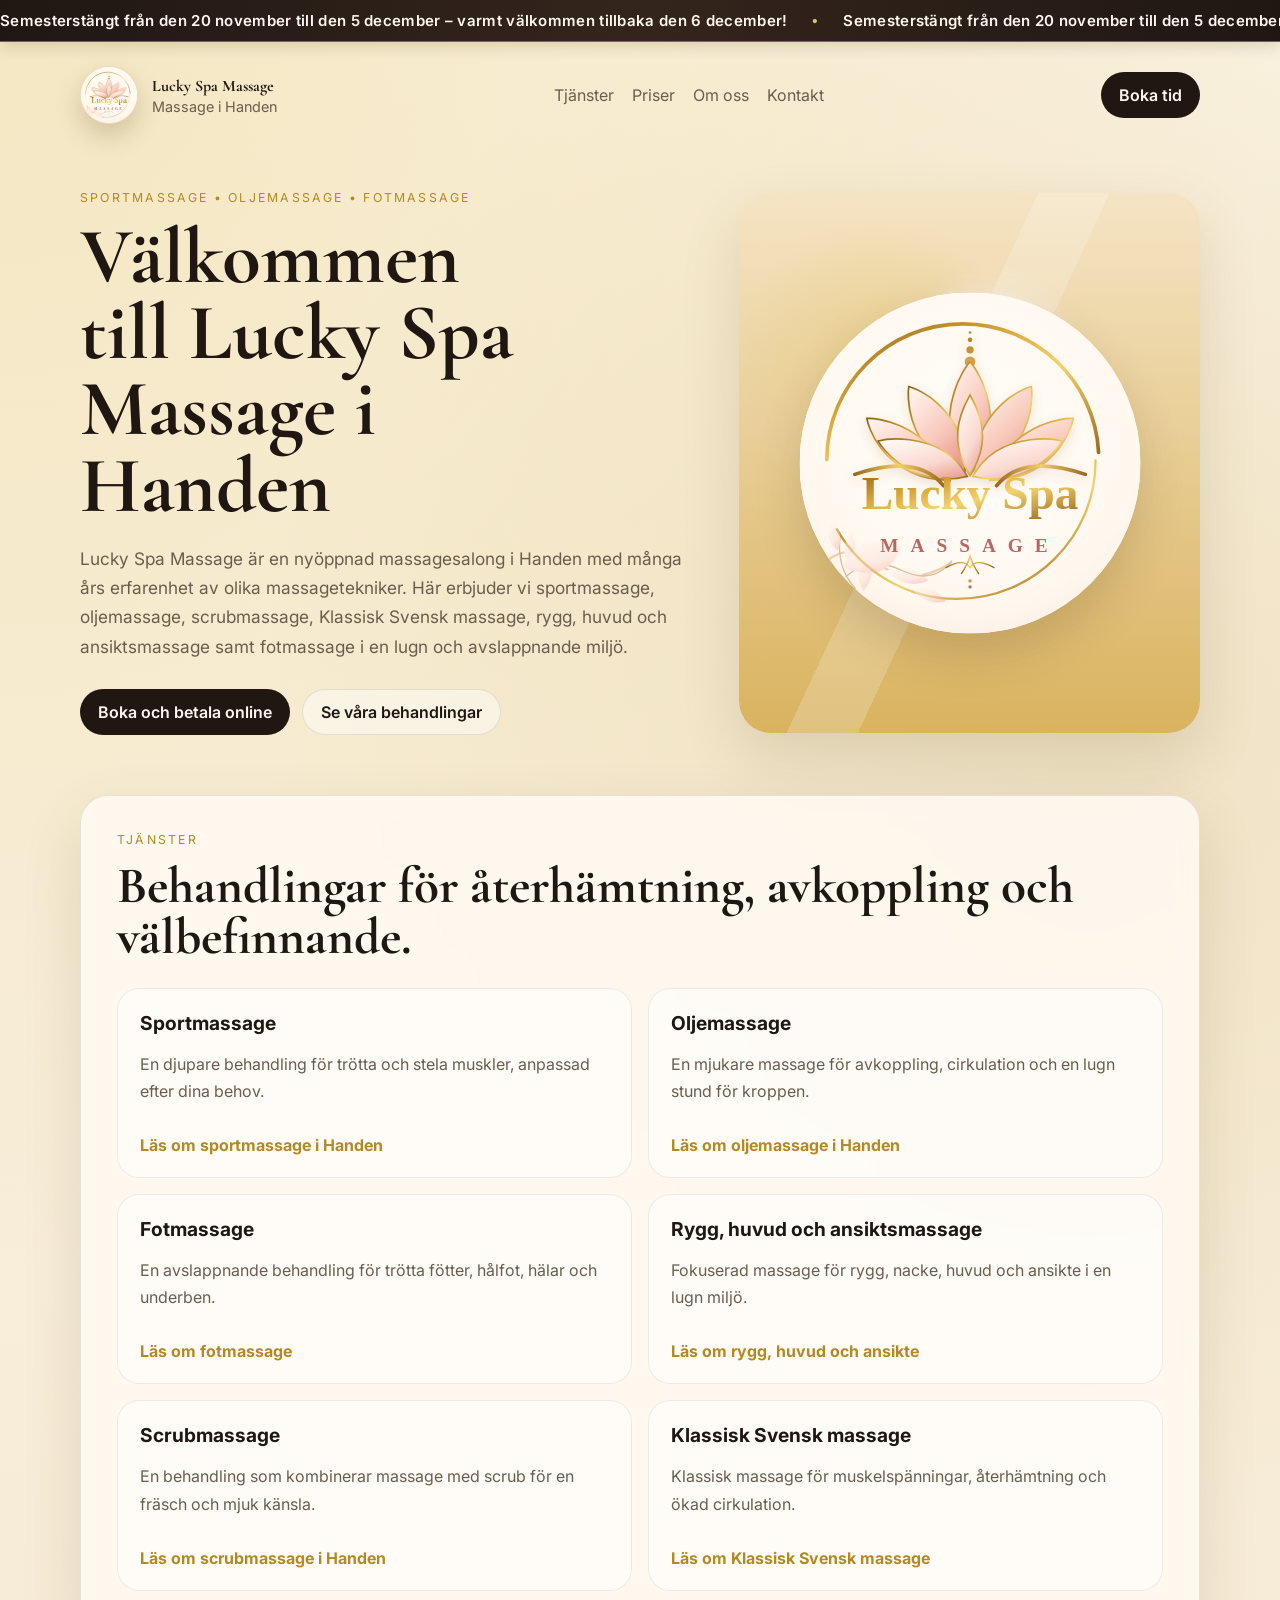
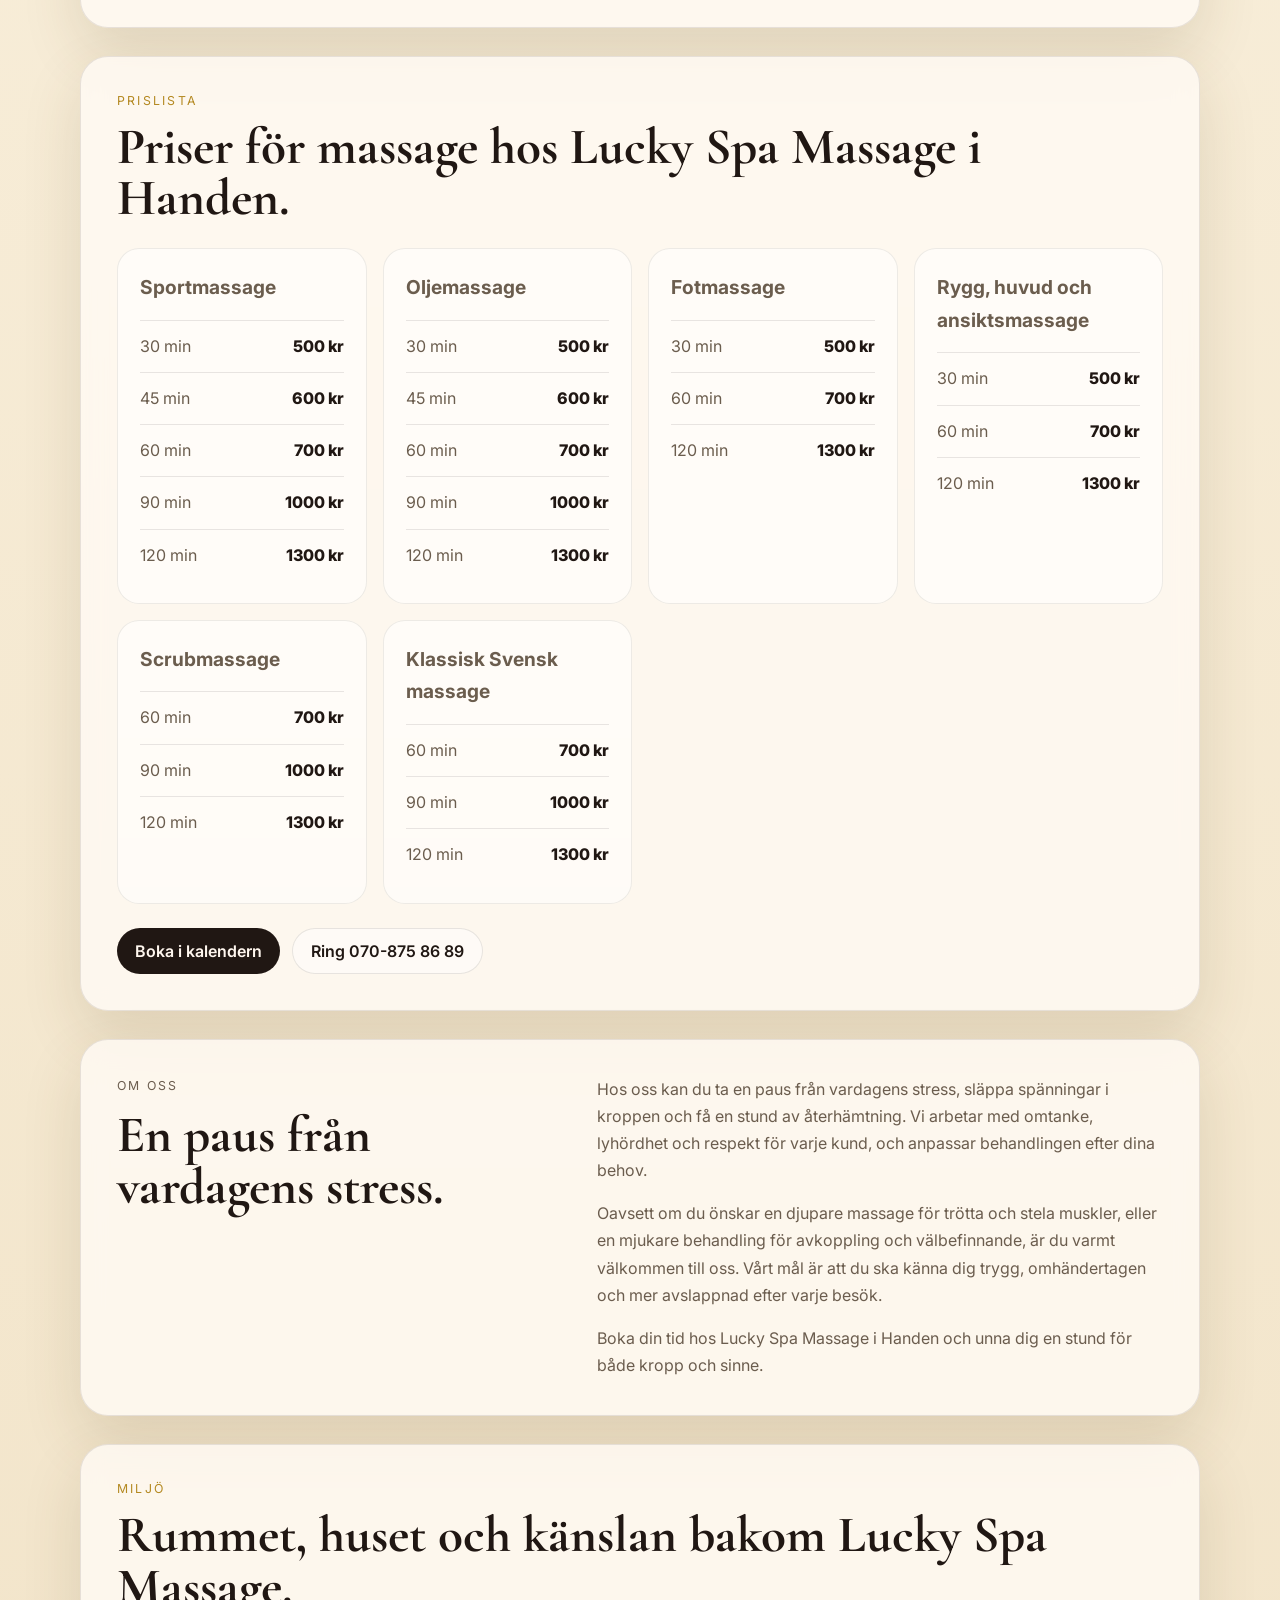
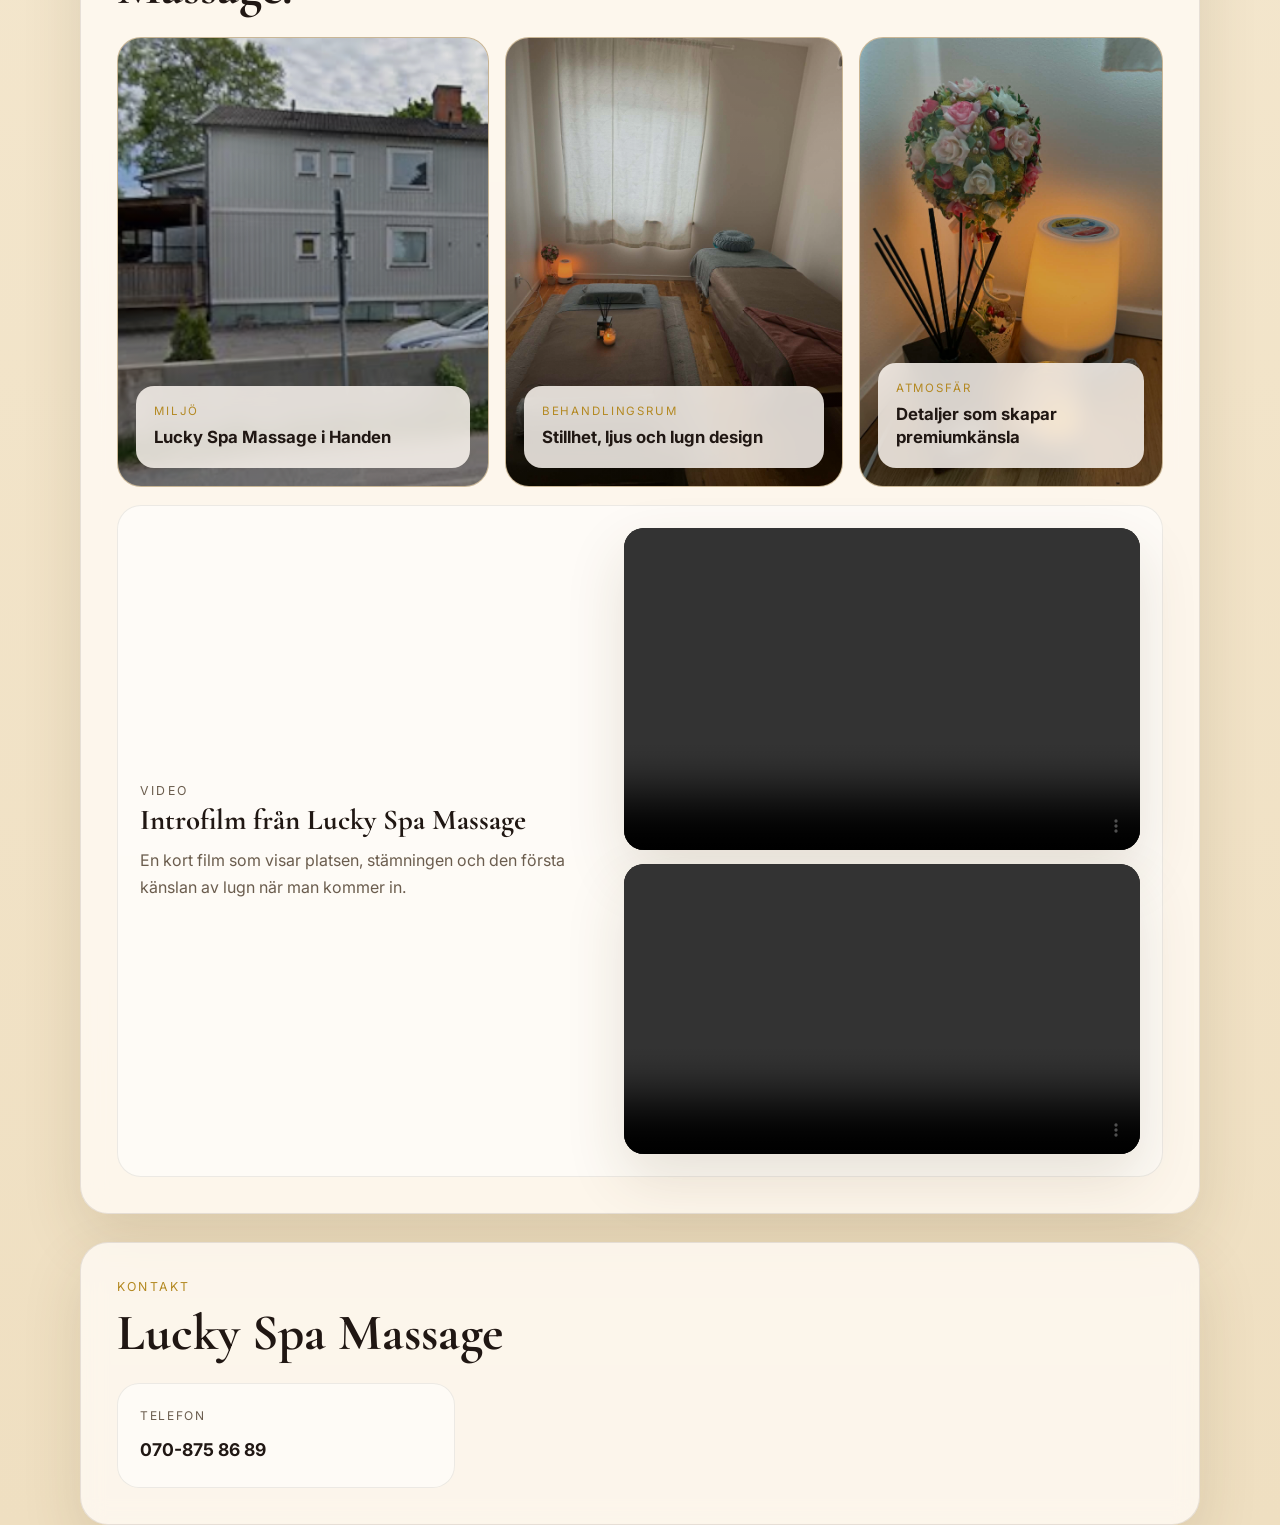
<file: index.html>
﻿<!doctype html>
<html lang="sv">
  <head>
    <meta charset="utf-8" />
    <meta name="viewport" content="width=device-width, initial-scale=1" />
    <title>Lucky Spa Massage i Handen | Sportmassage, oljemassage och fotmassage</title>
    <meta name="description" content="Boka massage i Handen hos Lucky Spa Massage. Sportmassage, oljemassage, fotmassage, scrubmassage samt rygg, huvud och ansiktsmassage i lugn miljö nära Handen centrum." />
    <link rel="canonical" href="https://luckyspamassage.online/" />
    <link rel="preconnect" href="https://fonts.googleapis.com" />
    <link rel="preconnect" href="https://fonts.gstatic.com" crossorigin />
    <link href="https://fonts.googleapis.com/css2?family=Cormorant+Garamond:wght@500;600;700&family=Inter:wght@400;500;600;700&display=swap" rel="stylesheet" />
    <link rel="stylesheet" href="styles.css" />
    <script defer src="script.js"></script>
  </head>
  <body>
    <header class="site-header">
      <div class="brand">
        <a class="brand-mark" href="#top" aria-label="Lucky Spa Massage">
          <img src="assets/logo.svg" alt="Lucky Spa Massage logotyp - massage i Handen" />
        </a>
        <div>
          <strong>Lucky Spa Massage</strong>
          <p>Massage i Handen</p>
        </div>
      </div>
      <nav class="top-nav" aria-label="Huvudmeny">
        <a href="#tjanster">Tjänster</a>
        <a href="#prislista">Priser</a>
        <a href="#om-oss">Om oss</a>
        <a href="#kontakt">Kontakt</a>
      </nav>
      <a class="header-cta" href="https://www.bokadirekt.se/places/lucky-spa-massage-136158">Boka tid</a>
    </header>

    <main>
      <section class="hero" id="top">
        <div class="hero-copy">
          <p class="eyebrow">Sportmassage • Oljemassage • Fotmassage</p>
          <h1>Välkommen till Lucky Spa Massage i Handen</h1>
          <p class="lead">
            Lucky Spa Massage är en nyöppnad massagesalong i Handen med många års erfarenhet av olika massagetekniker. Här erbjuder vi sportmassage, oljemassage, scrubmassage, Klassisk Svensk massage, rygg, huvud och ansiktsmassage samt fotmassage i en lugn och avslappnande miljö.
          </p>
          <div class="hero-actions">
            <a class="primary-btn" href="https://www.bokadirekt.se/places/lucky-spa-massage-136158">Boka och betala online</a>
            <a class="secondary-btn" href="#tjanster">Se våra behandlingar</a>
          </div>
        </div>
        <div class="hero-visual" aria-hidden="true">
          <div class="hero-logo-wrap">
            <img class="hero-logo" src="assets/logo.svg" alt="Lucky Spa Massage logotyp med lotusblomma" />
          </div>
        </div>
      </section>

      <section class="band" id="tjanster">
        <div class="section-head">
          <p class="eyebrow">Tjänster</p>
          <h2>Behandlingar för återhämtning, avkoppling och välbefinnande.</h2>
        </div>
        <div class="service-grid">
          <article>
            <h3>Sportmassage</h3>
            <p>En djupare behandling för trötta och stela muskler, anpassad efter dina behov.</p>
            <a class="text-link" href="sportmassage.html">Läs om sportmassage i Handen</a>
          </article>
          <article>
            <h3>Oljemassage</h3>
            <p>En mjukare massage för avkoppling, cirkulation och en lugn stund för kroppen.</p>
            <a class="text-link" href="oljemassage.html">Läs om oljemassage i Handen</a>
          </article>
          <article>
            <h3>Fotmassage</h3>
            <p>En avslappnande behandling för trötta fötter, hålfot, hälar och underben.</p>
            <a class="text-link" href="fotmassage.html">Läs om fotmassage</a>
          </article>
          <article>
            <h3>Rygg, huvud och ansiktsmassage</h3>
            <p>Fokuserad massage för rygg, nacke, huvud och ansikte i en lugn miljö.</p>
            <a class="text-link" href="rygg-ansiktsmassage.html">Läs om rygg, huvud och ansikte</a>
          </article>
          <article>
            <h3>Scrubmassage</h3>
            <p>En behandling som kombinerar massage med scrub för en fräsch och mjuk känsla.</p>
            <a class="text-link" href="scrubmassage.html">Läs om scrubmassage i Handen</a>
          </article>
          <article>
            <h3>Klassisk Svensk massage</h3>
            <p>Klassisk massage för muskelspänningar, återhämtning och ökad cirkulation.</p>
            <a class="text-link" href="klassisk-svensk-massage.html">Läs om Klassisk Svensk massage</a>
          </article>
        </div>
      </section>

      <section class="band" id="prislista">
        <div class="section-head">
          <p class="eyebrow">Prislista</p>
          <h2>Priser för massage hos Lucky Spa Massage i Handen.</h2>
        </div>
        <div class="price-grid">
          <article class="price-table">
            <h3>Sportmassage</h3>
            <dl>
              <div><dt>30 min</dt><dd>500 kr</dd></div>
              <div><dt>45 min</dt><dd>600 kr</dd></div>
              <div><dt>60 min</dt><dd>700 kr</dd></div>
              <div><dt>90 min</dt><dd>1000 kr</dd></div>
              <div><dt>120 min</dt><dd>1300 kr</dd></div>
            </dl>
          </article>
          <article class="price-table">
            <h3>Oljemassage</h3>
            <dl>
              <div><dt>30 min</dt><dd>500 kr</dd></div>
              <div><dt>45 min</dt><dd>600 kr</dd></div>
              <div><dt>60 min</dt><dd>700 kr</dd></div>
              <div><dt>90 min</dt><dd>1000 kr</dd></div>
              <div><dt>120 min</dt><dd>1300 kr</dd></div>
            </dl>
          </article>
          <article class="price-table">
            <h3>Fotmassage</h3>
            <dl>
              <div><dt>30 min</dt><dd>500 kr</dd></div>
              <div><dt>60 min</dt><dd>700 kr</dd></div>
              <div><dt>120 min</dt><dd>1300 kr</dd></div>
            </dl>
          </article>
          <article class="price-table">
            <h3>Rygg, huvud och ansiktsmassage</h3>
            <dl>
              <div><dt>30 min</dt><dd>500 kr</dd></div>
              <div><dt>60 min</dt><dd>700 kr</dd></div>
              <div><dt>120 min</dt><dd>1300 kr</dd></div>
            </dl>
          </article>
          <article class="price-table">
            <h3>Scrubmassage</h3>
            <dl>
              <div><dt>60 min</dt><dd>700 kr</dd></div>
              <div><dt>90 min</dt><dd>1000 kr</dd></div>
              <div><dt>120 min</dt><dd>1300 kr</dd></div>
            </dl>
          </article>
          <article class="price-table">
            <h3>Klassisk Svensk massage</h3>
            <dl>
              <div><dt>60 min</dt><dd>700 kr</dd></div>
              <div><dt>90 min</dt><dd>1000 kr</dd></div>
              <div><dt>120 min</dt><dd>1300 kr</dd></div>
            </dl>
          </article>
        </div>
        <div class="price-actions">
          <a class="primary-btn" href="https://www.bokadirekt.se/places/lucky-spa-massage-136158">Boka i kalendern</a>
          <a class="secondary-btn" href="tel:+46708758689">Ring 070-875 86 89</a>
        </div>
      </section>

      <section class="band split" id="om-oss">
        <div>
          <p class="eyebrow">Om oss</p>
          <h2>En paus från vardagens stress.</h2>
        </div>
        <div class="about-copy">
          <p>
            Hos oss kan du ta en paus från vardagens stress, släppa spänningar i kroppen och få en stund av återhämtning. Vi arbetar med omtanke, lyhördhet och respekt för varje kund, och anpassar behandlingen efter dina behov.
          </p>
          <p>
            Oavsett om du önskar en djupare massage för trötta och stela muskler, eller en mjukare behandling för avkoppling och välbefinnande, är du varmt välkommen till oss. Vårt mål är att du ska känna dig trygg, omhändertagen och mer avslappnad efter varje besök.
          </p>
          <p>
            Boka din tid hos Lucky Spa Massage i Handen och unna dig en stund för både kropp och sinne.
          </p>
        </div>
      </section>

      <section class="band media-band" id="miljo">
        <div class="section-head">
          <p class="eyebrow">Miljö</p>
          <h2>Rummet, huset och känslan bakom Lucky Spa Massage.</h2>
        </div>
        <div class="media-grid">
          <article class="photo-panel">
            <img src="assets/utsidan.png" alt="Utsidan av Lucky Spa Massage i Handen" loading="lazy" decoding="async" />
            <div class="panel-copy">
              <span>Miljö</span>
              <strong>Lucky Spa Massage i Handen</strong>
            </div>
          </article>
          <article class="photo-panel">
            <img src="assets/massagerummet.jpg" alt="Massagerummet på Lucky Spa Massage i Handen" loading="lazy" decoding="async" />
            <div class="panel-copy">
              <span>Behandlingsrum</span>
              <strong>Stillhet, ljus och lugn design</strong>
            </div>
          </article>
          <article class="photo-panel">
            <img src="assets/atmosfar.jpg" alt="Lugn spa-atmosfär hos Lucky Spa Massage i Handen" loading="lazy" decoding="async" />
            <div class="panel-copy">
              <span>Atmosfär</span>
              <strong>Detaljer som skapar premiumkänsla</strong>
            </div>
          </article>
        </div>
        <div class="video-showcase">
          <div class="video-copy">
            <p class="eyebrow">Video</p>
            <h3>Introfilm från Lucky Spa Massage</h3>
            <p>En kort film som visar platsen, stämningen och den första känslan av lugn när man kommer in.</p>
          </div>
          <div class="video-stack">
            <video class="spa-video" controls playsinline preload="metadata">
              <source src="assets/intro-video.mp4" type="video/mp4" />
            </video>
            <video class="spa-video secondary-video" controls playsinline preload="metadata">
              <source src="assets/film.mp4" type="video/mp4" />
            </video>
          </div>
        </div>
      </section>

      <section class="band contact-band" id="kontakt">
        <div class="section-head">
          <p class="eyebrow">Kontakt</p>
          <h2>Lucky Spa Massage</h2>
        </div>
        <div class="contact-grid">
          <div>
            <span>Telefon</span>
            <strong><a href="tel:+46708758689">070-875 86 89</a></strong>
          </div>
        </div>
      </section>
    </main>
    <script type="application/ld+json">
      {
        "@context": "https://schema.org",
        "@type": "LocalBusiness",
        "name": "Lucky Spa Massage",
        "url": "https://luckyspamassage.online/",
        "image": "https://luckyspamassage.online/assets/logo.svg",
        "telephone": "+46708758689",
        "description": "Lucky Spa Massage erbjuder sportmassage, oljemassage, fotmassage, scrubmassage, Klassisk Svensk massage samt rygg, huvud och ansiktsmassage i Handen.",
        "areaServed": ["Handen", "Haninge", "Brandbergen", "Vega"],
        "openingHours": "Mo-Su by appointment",
        "priceRange": "400-1000 SEK",
        "potentialAction": {
          "@type": "ReserveAction",
          "target": "https://www.bokadirekt.se/places/lucky-spa-massage-136158",
          "name": "Boka massage hos Lucky Spa Massage"
        },
        "makesOffer": [
          { "@type": "Offer", "name": "Sportmassage i Handen" },
          { "@type": "Offer", "name": "Oljemassage i Handen" },
          { "@type": "Offer", "name": "Fotmassage i Handen" },
          { "@type": "Offer", "name": "Rygg, huvud och ansiktsmassage i Handen" },
          { "@type": "Offer", "name": "Scrubmassage i Handen" },
          { "@type": "Offer", "name": "Klassisk Svensk massage i Handen" }
        ]
      }
    </script>
  </body>
</html>
</file>
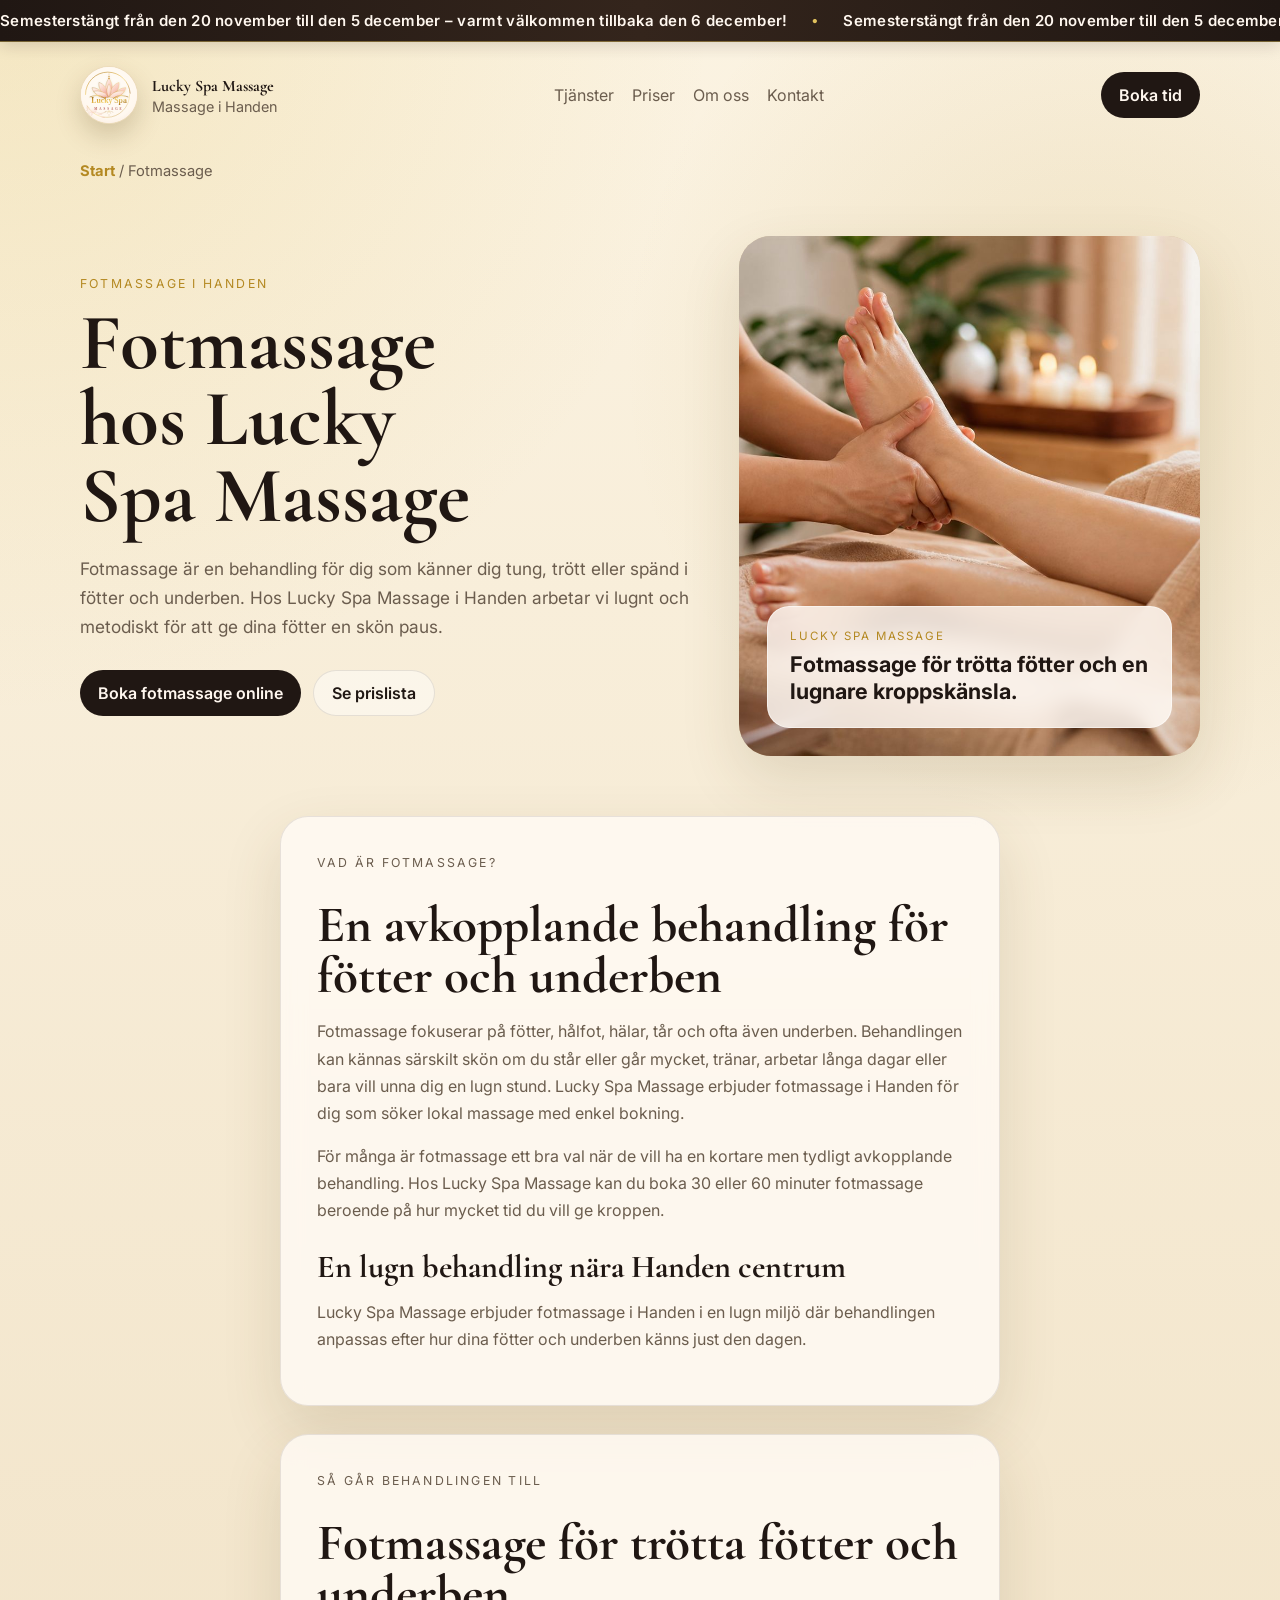
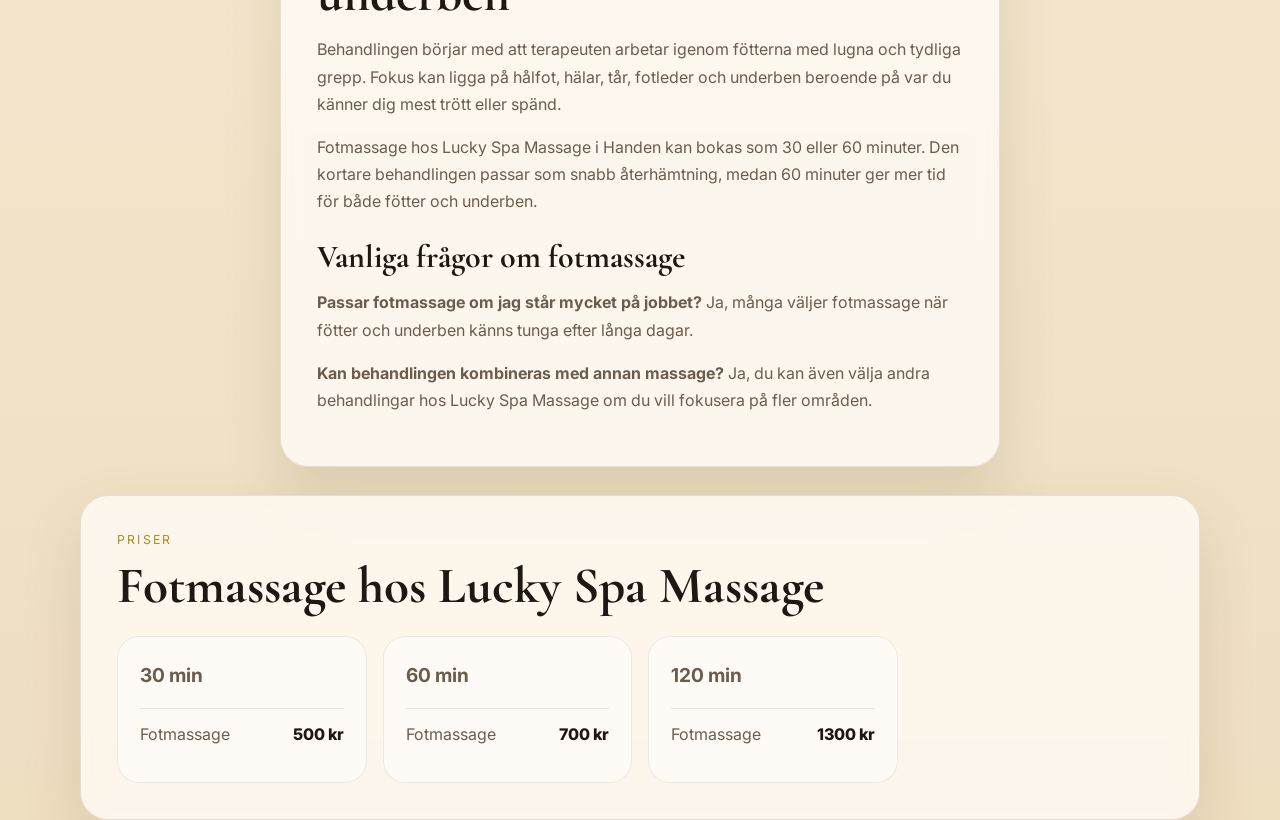
<file: fotmassage.html>
<!doctype html>
<html lang="sv">
  <head>
    <meta charset="utf-8" />
    <meta name="viewport" content="width=device-width, initial-scale=1" />
    <title>Fotmassage i Handen | Lucky Spa Massage</title>
    <meta name="description" content="Boka fotmassage i Handen hos Lucky Spa Massage. Avkopplande behandling för trötta fötter, hålfot, hälar och underben." />
    <link rel="canonical" href="https://luckyspamassage.online/fotmassage.html" />
    <link rel="preconnect" href="https://fonts.googleapis.com" />
    <link rel="preconnect" href="https://fonts.gstatic.com" crossorigin />
    <link href="https://fonts.googleapis.com/css2?family=Cormorant+Garamond:wght@500;600;700&family=Inter:wght@400;500;600;700&display=swap" rel="stylesheet" />
    <link rel="stylesheet" href="styles.css" />
    
<script defer src="script.js"></script>

  </head>
  <body>
    <header class="site-header">
      <div class="brand"><a class="brand-mark" href="index.html" aria-label="Lucky Spa Massage"><img src="assets/logo.svg" alt="Lucky Spa Massage logotyp - massage i Handen" /></a><div><strong>Lucky Spa Massage</strong><p>Massage i Handen</p></div></div>
      <nav class="top-nav" aria-label="Huvudmeny"><a href="index.html#tjanster">Tjänster</a><a href="index.html#prislista">Priser</a><a href="index.html#om-oss">Om oss</a><a href="index.html#kontakt">Kontakt</a></nav>
      <a class="header-cta" href="https://www.bokadirekt.se/places/lucky-spa-massage-136158">Boka tid</a>
    </header>
    <nav class="breadcrumb" aria-label="Brödsmulor"><a href="index.html">Start</a> / Fotmassage</nav>
    <main>
      <section class="hero treatment-hero">
        <div class="hero-copy">
          <p class="eyebrow">Fotmassage i Handen</p>
          <h1>Fotmassage hos Lucky Spa Massage</h1>
          <p class="lead">Fotmassage är en behandling för dig som känner dig tung, trött eller spänd i fötter och underben. Hos Lucky Spa Massage i Handen arbetar vi lugnt och metodiskt för att ge dina fötter en skön paus.</p>
          <div class="hero-actions"><a class="primary-btn" href="https://www.bokadirekt.se/places/lucky-spa-massage-136158">Boka fotmassage online</a><a class="secondary-btn" href="index.html#prislista">Se prislista</a></div>
        </div>
        <div class="treatment-visual"><img src="assets/fotmassage-treatment.jpg" alt="Fotmassage hos Lucky Spa Massage i Handen" /><div class="treatment-badge"><span>Lucky Spa Massage</span><strong>Fotmassage för trötta fötter och en lugnare kroppskänsla.</strong></div></div>
      </section>
      <section class="band treatment-copy">
        <p class="eyebrow">Vad är fotmassage?</p>
        <h2>En avkopplande behandling för fötter och underben</h2>
        <p>Fotmassage fokuserar på fötter, hålfot, hälar, tår och ofta även underben. Behandlingen kan kännas särskilt skön om du står eller går mycket, tränar, arbetar långa dagar eller bara vill unna dig en lugn stund. Lucky Spa Massage erbjuder fotmassage i Handen för dig som söker lokal massage med enkel bokning.</p>
        <p>För många är fotmassage ett bra val när de vill ha en kortare men tydligt avkopplande behandling. Hos Lucky Spa Massage kan du boka 30 eller 60 minuter fotmassage beroende på hur mycket tid du vill ge kroppen.</p>
        <h3>En lugn behandling nära Handen centrum</h3>
        <p>Lucky Spa Massage erbjuder fotmassage i Handen i en lugn miljö där behandlingen anpassas efter hur dina fötter och underben känns just den dagen.</p>
      </section>
      <section class="band treatment-copy">
        <p class="eyebrow">Så går behandlingen till</p>
        <h2>Fotmassage för trötta fötter och underben</h2>
        <p>Behandlingen börjar med att terapeuten arbetar igenom fötterna med lugna och tydliga grepp. Fokus kan ligga på hålfot, hälar, tår, fotleder och underben beroende på var du känner dig mest trött eller spänd.</p>
        <p>Fotmassage hos Lucky Spa Massage i Handen kan bokas som 30 eller 60 minuter. Den kortare behandlingen passar som snabb återhämtning, medan 60 minuter ger mer tid för både fötter och underben.</p>
        <h3>Vanliga frågor om fotmassage</h3>
        <p><strong>Passar fotmassage om jag står mycket på jobbet?</strong> Ja, många väljer fotmassage när fötter och underben känns tunga efter långa dagar.</p>
        <p><strong>Kan behandlingen kombineras med annan massage?</strong> Ja, du kan även välja andra behandlingar hos Lucky Spa Massage om du vill fokusera på fler områden.</p>
      </section>
      <section class="band"><div class="section-head"><p class="eyebrow">Priser</p><h2>Fotmassage hos Lucky Spa Massage</h2></div><div class="price-grid"><article class="price-table"><h3>30 min</h3><dl><div><dt>Fotmassage</dt><dd>500 kr</dd></div></dl></article><article class="price-table"><h3>60 min</h3><dl><div><dt>Fotmassage</dt><dd>700 kr</dd></div></dl></article><article class="price-table"><h3>120 min</h3><dl><div><dt>Fotmassage</dt><dd>1300 kr</dd></div></dl></article></div></section>
    </main>
  </body>
</html>
</file>
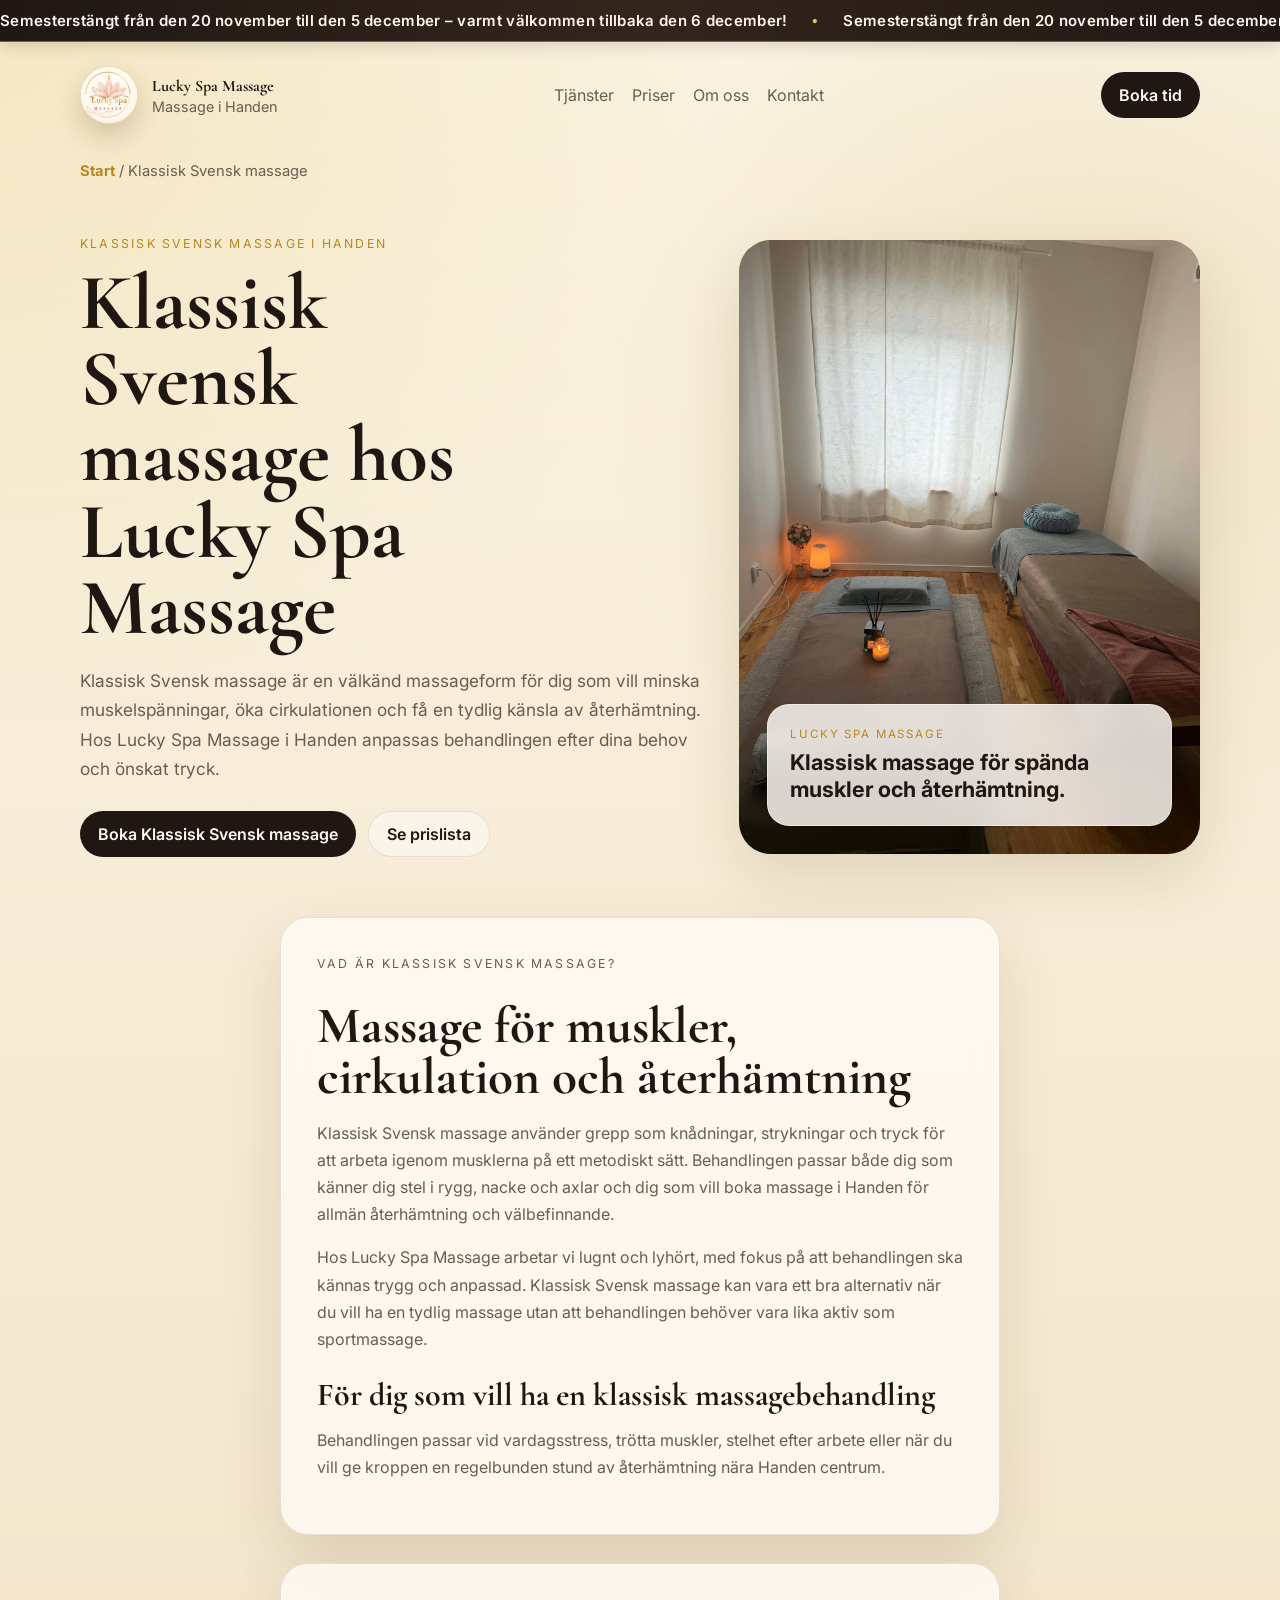
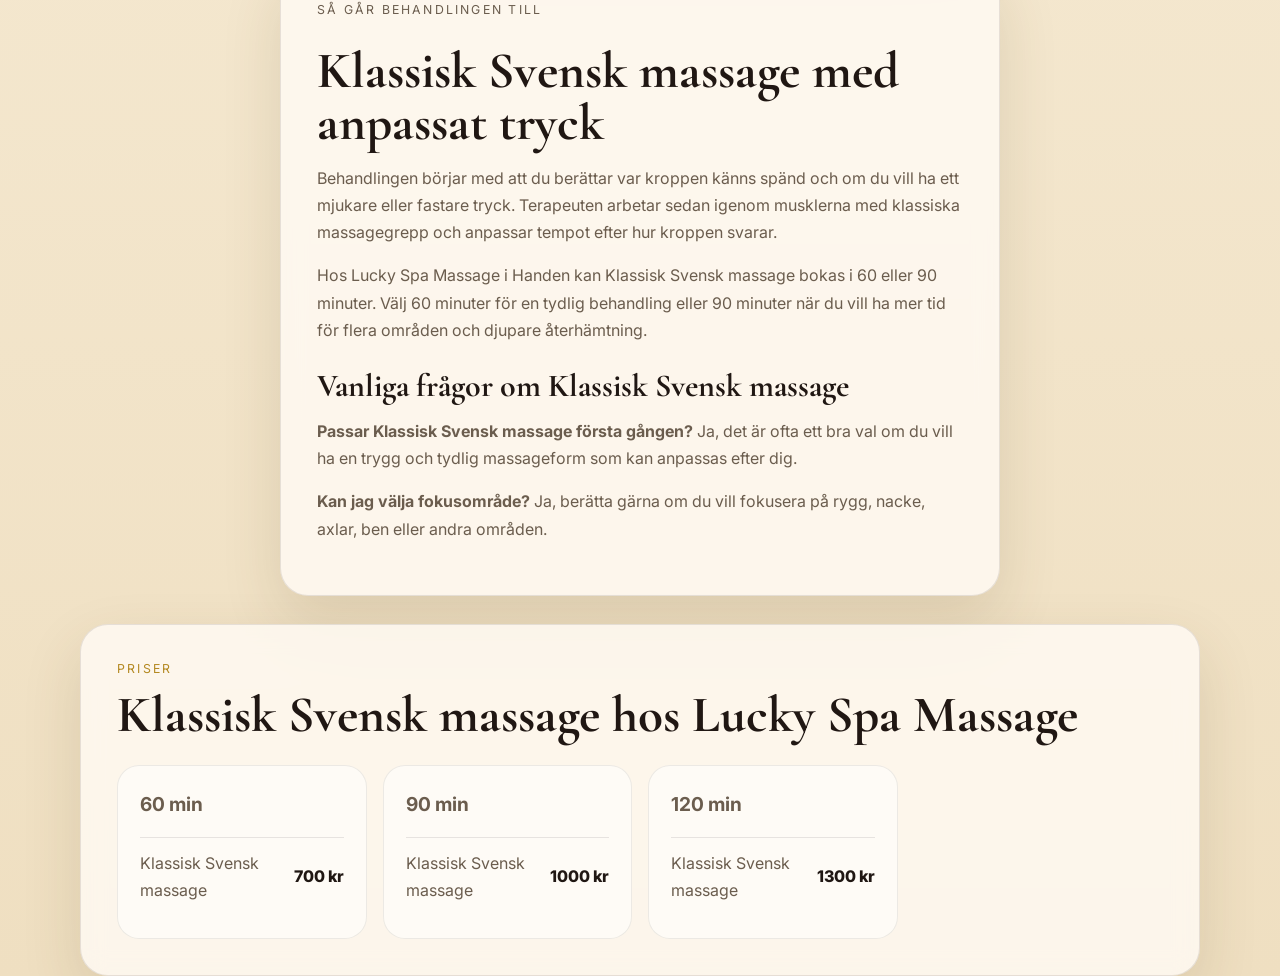
<file: klassisk-svensk-massage.html>
<!doctype html>
<html lang="sv">
  <head>
    <meta charset="utf-8" />
    <meta name="viewport" content="width=device-width, initial-scale=1" />
    <title>Klassisk Svensk massage i Handen | Lucky Spa Massage</title>
    <meta name="description" content="Boka Klassisk Svensk massage i Handen hos Lucky Spa Massage. Massage för spända muskler, återhämtning, cirkulation och en lugnare kroppskänsla." />
    <link rel="canonical" href="https://luckyspamassage.online/klassisk-svensk-massage.html" />
    <link rel="preconnect" href="https://fonts.googleapis.com" />
    <link rel="preconnect" href="https://fonts.gstatic.com" crossorigin />
    <link href="https://fonts.googleapis.com/css2?family=Cormorant+Garamond:wght@500;600;700&family=Inter:wght@400;500;600;700&display=swap" rel="stylesheet" />
    <link rel="stylesheet" href="styles.css" />
    
<script defer src="script.js"></script>

  </head>
  <body>
    <header class="site-header">
      <div class="brand"><a class="brand-mark" href="index.html" aria-label="Lucky Spa Massage"><img src="assets/logo.svg" alt="Lucky Spa Massage logotyp - massage i Handen" /></a><div><strong>Lucky Spa Massage</strong><p>Massage i Handen</p></div></div>
      <nav class="top-nav" aria-label="Huvudmeny"><a href="index.html#tjanster">Tjänster</a><a href="index.html#prislista">Priser</a><a href="index.html#om-oss">Om oss</a><a href="index.html#kontakt">Kontakt</a></nav>
      <a class="header-cta" href="https://www.bokadirekt.se/places/lucky-spa-massage-136158">Boka tid</a>
    </header>
    <nav class="breadcrumb" aria-label="Brödsmulor"><a href="index.html">Start</a> / Klassisk Svensk massage</nav>
    <main>
      <section class="hero treatment-hero">
        <div class="hero-copy">
          <p class="eyebrow">Klassisk Svensk massage i Handen</p>
          <h1>Klassisk Svensk massage hos Lucky Spa Massage</h1>
          <p class="lead">Klassisk Svensk massage är en välkänd massageform för dig som vill minska muskelspänningar, öka cirkulationen och få en tydlig känsla av återhämtning. Hos Lucky Spa Massage i Handen anpassas behandlingen efter dina behov och önskat tryck.</p>
          <div class="hero-actions"><a class="primary-btn" href="https://www.bokadirekt.se/places/lucky-spa-massage-136158">Boka Klassisk Svensk massage</a><a class="secondary-btn" href="index.html#prislista">Se prislista</a></div>
        </div>
        <div class="treatment-visual"><img src="assets/massagerummet.jpg" alt="Klassisk Svensk massage hos Lucky Spa Massage i Handen" /><div class="treatment-badge"><span>Lucky Spa Massage</span><strong>Klassisk massage för spända muskler och återhämtning.</strong></div></div>
      </section>
      <section class="band treatment-copy">
        <p class="eyebrow">Vad är Klassisk Svensk massage?</p>
        <h2>Massage för muskler, cirkulation och återhämtning</h2>
        <p>Klassisk Svensk massage använder grepp som knådningar, strykningar och tryck för att arbeta igenom musklerna på ett metodiskt sätt. Behandlingen passar både dig som känner dig stel i rygg, nacke och axlar och dig som vill boka massage i Handen för allmän återhämtning och välbefinnande.</p>
        <p>Hos Lucky Spa Massage arbetar vi lugnt och lyhört, med fokus på att behandlingen ska kännas trygg och anpassad. Klassisk Svensk massage kan vara ett bra alternativ när du vill ha en tydlig massage utan att behandlingen behöver vara lika aktiv som sportmassage.</p>
        <h3>För dig som vill ha en klassisk massagebehandling</h3>
        <p>Behandlingen passar vid vardagsstress, trötta muskler, stelhet efter arbete eller när du vill ge kroppen en regelbunden stund av återhämtning nära Handen centrum.</p>
      </section>
      <section class="band treatment-copy">
        <p class="eyebrow">Så går behandlingen till</p>
        <h2>Klassisk Svensk massage med anpassat tryck</h2>
        <p>Behandlingen börjar med att du berättar var kroppen känns spänd och om du vill ha ett mjukare eller fastare tryck. Terapeuten arbetar sedan igenom musklerna med klassiska massagegrepp och anpassar tempot efter hur kroppen svarar.</p>
        <p>Hos Lucky Spa Massage i Handen kan Klassisk Svensk massage bokas i 60 eller 90 minuter. Välj 60 minuter för en tydlig behandling eller 90 minuter när du vill ha mer tid för flera områden och djupare återhämtning.</p>
        <h3>Vanliga frågor om Klassisk Svensk massage</h3>
        <p><strong>Passar Klassisk Svensk massage första gången?</strong> Ja, det är ofta ett bra val om du vill ha en trygg och tydlig massageform som kan anpassas efter dig.</p>
        <p><strong>Kan jag välja fokusområde?</strong> Ja, berätta gärna om du vill fokusera på rygg, nacke, axlar, ben eller andra områden.</p>
      </section>
      <section class="band"><div class="section-head"><p class="eyebrow">Priser</p><h2>Klassisk Svensk massage hos Lucky Spa Massage</h2></div><div class="price-grid"><article class="price-table"><h3>60 min</h3><dl><div><dt>Klassisk Svensk massage</dt><dd>700 kr</dd></div></dl></article><article class="price-table"><h3>90 min</h3><dl><div><dt>Klassisk Svensk massage</dt><dd>1000 kr</dd></div></dl></article><article class="price-table"><h3>120 min</h3><dl><div><dt>Klassisk Svensk massage</dt><dd>1300 kr</dd></div></dl></article></div></section>
    </main>
    <script type="application/ld+json">
      {
        "@context": "https://schema.org",
        "@type": "Service",
        "name": "Klassisk Svensk massage i Handen",
        "description": "Klassisk Svensk massage hos Lucky Spa Massage för spända muskler, cirkulation och återhämtning.",
        "provider": {
          "@type": "LocalBusiness",
          "name": "Lucky Spa Massage",
          "telephone": "+46763388948"
        },
        "areaServed": "Handen",
        "offers": [
          { "@type": "Offer", "name": "Klassisk Svensk massage 60 min", "price": "600", "priceCurrency": "SEK" },
          { "@type": "Offer", "name": "Klassisk Svensk massage 90 min", "price": "1000", "priceCurrency": "SEK" }
        ]
      }
    </script>
  </body>
</html>
</file>
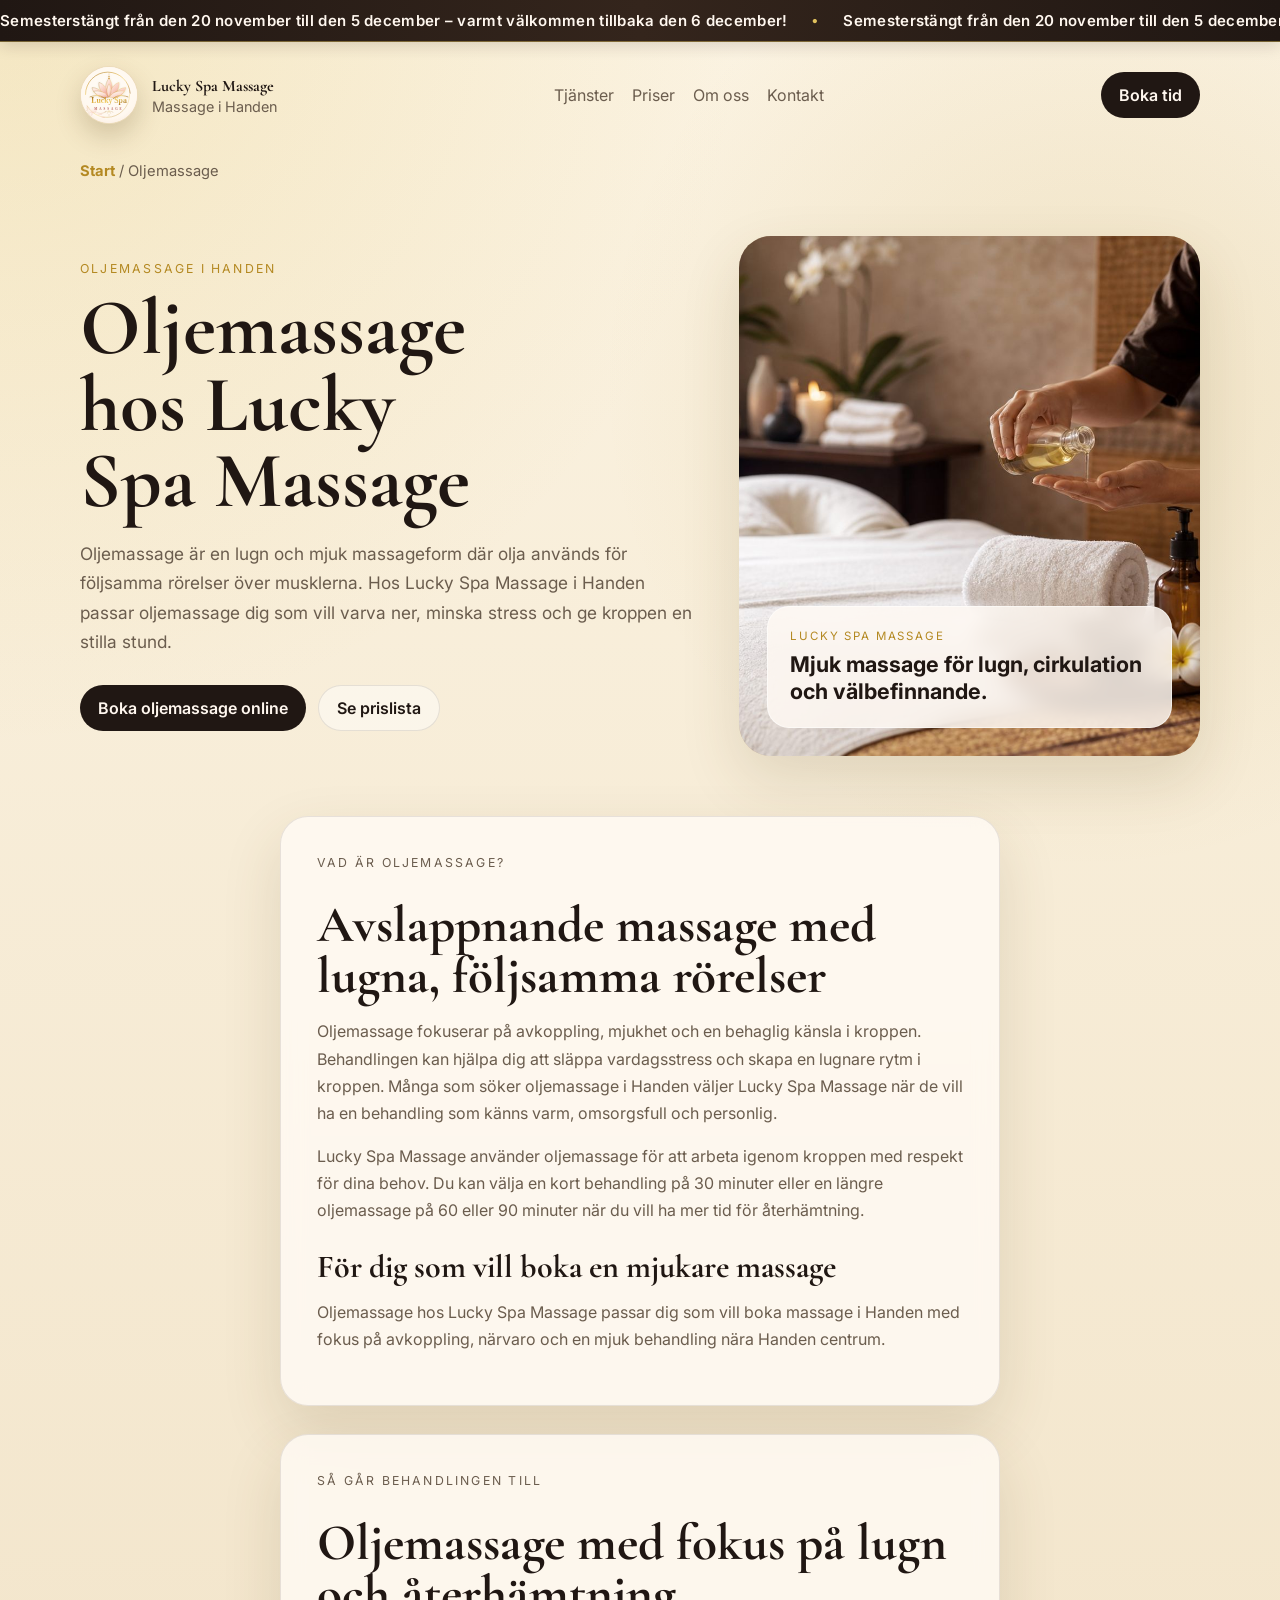
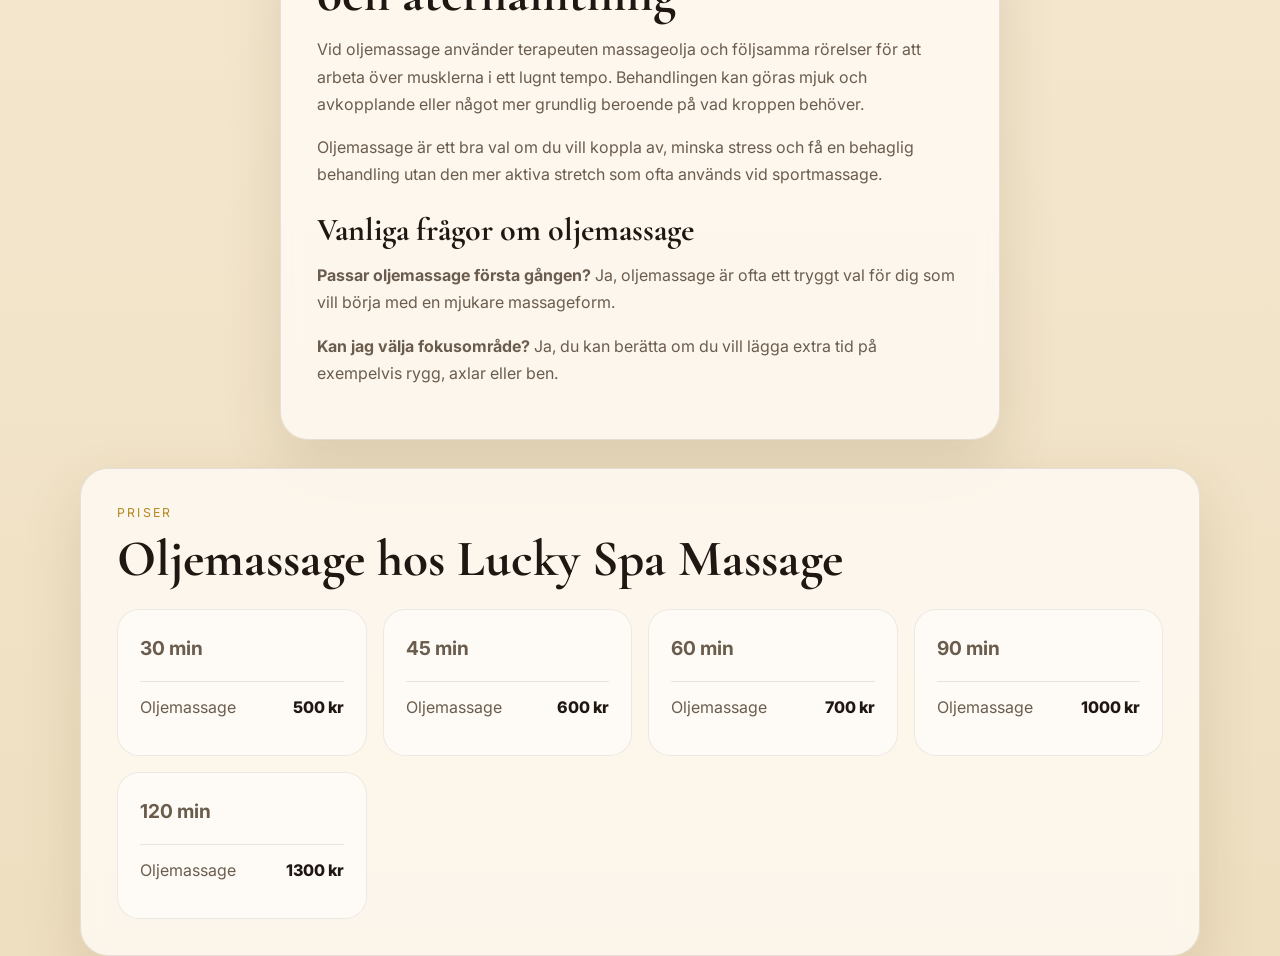
<file: oljemassage.html>
<!doctype html>
<html lang="sv">
  <head>
    <meta charset="utf-8" />
    <meta name="viewport" content="width=device-width, initial-scale=1" />
    <title>Oljemassage i Handen | Lucky Spa Massage</title>
    <meta name="description" content="Boka oljemassage i Handen hos Lucky Spa Massage. En mjuk och avslappnande massage för återhämtning, välbefinnande och lugn." />
    <link rel="canonical" href="https://luckyspamassage.online/oljemassage.html" />
    <link rel="preconnect" href="https://fonts.googleapis.com" />
    <link rel="preconnect" href="https://fonts.gstatic.com" crossorigin />
    <link href="https://fonts.googleapis.com/css2?family=Cormorant+Garamond:wght@500;600;700&family=Inter:wght@400;500;600;700&display=swap" rel="stylesheet" />
    <link rel="stylesheet" href="styles.css" />
    
<script defer src="script.js"></script>

  </head>
  <body>
    <header class="site-header">
      <div class="brand"><a class="brand-mark" href="index.html" aria-label="Lucky Spa Massage"><img src="assets/logo.svg" alt="Lucky Spa Massage logotyp - massage i Handen" /></a><div><strong>Lucky Spa Massage</strong><p>Massage i Handen</p></div></div>
      <nav class="top-nav" aria-label="Huvudmeny"><a href="index.html#tjanster">Tjänster</a><a href="index.html#prislista">Priser</a><a href="index.html#om-oss">Om oss</a><a href="index.html#kontakt">Kontakt</a></nav>
      <a class="header-cta" href="https://www.bokadirekt.se/places/lucky-spa-massage-136158">Boka tid</a>
    </header>
    <nav class="breadcrumb" aria-label="Brödsmulor"><a href="index.html">Start</a> / Oljemassage</nav>
    <main>
      <section class="hero treatment-hero">
        <div class="hero-copy">
          <p class="eyebrow">Oljemassage i Handen</p>
          <h1>Oljemassage hos Lucky Spa Massage</h1>
          <p class="lead">Oljemassage är en lugn och mjuk massageform där olja används för följsamma rörelser över musklerna. Hos Lucky Spa Massage i Handen passar oljemassage dig som vill varva ner, minska stress och ge kroppen en stilla stund.</p>
          <div class="hero-actions"><a class="primary-btn" href="https://www.bokadirekt.se/places/lucky-spa-massage-136158">Boka oljemassage online</a><a class="secondary-btn" href="index.html#prislista">Se prislista</a></div>
        </div>
        <div class="treatment-visual"><img src="assets/oljemassage-treatment.jpg" alt="Oljemassage hos Lucky Spa Massage i Handen" /><div class="treatment-badge"><span>Lucky Spa Massage</span><strong>Mjuk massage för lugn, cirkulation och välbefinnande.</strong></div></div>
      </section>
      <section class="band treatment-copy">
        <p class="eyebrow">Vad är oljemassage?</p>
        <h2>Avslappnande massage med lugna, följsamma rörelser</h2>
        <p>Oljemassage fokuserar på avkoppling, mjukhet och en behaglig känsla i kroppen. Behandlingen kan hjälpa dig att släppa vardagsstress och skapa en lugnare rytm i kroppen. Många som söker oljemassage i Handen väljer Lucky Spa Massage när de vill ha en behandling som känns varm, omsorgsfull och personlig.</p>
        <p>Lucky Spa Massage använder oljemassage för att arbeta igenom kroppen med respekt för dina behov. Du kan välja en kort behandling på 30 minuter eller en längre oljemassage på 60 eller 90 minuter när du vill ha mer tid för återhämtning.</p>
        <h3>För dig som vill boka en mjukare massage</h3>
        <p>Oljemassage hos Lucky Spa Massage passar dig som vill boka massage i Handen med fokus på avkoppling, närvaro och en mjuk behandling nära Handen centrum.</p>
      </section>
      <section class="band treatment-copy">
        <p class="eyebrow">Så går behandlingen till</p>
        <h2>Oljemassage med fokus på lugn och återhämtning</h2>
        <p>Vid oljemassage använder terapeuten massageolja och följsamma rörelser för att arbeta över musklerna i ett lugnt tempo. Behandlingen kan göras mjuk och avkopplande eller något mer grundlig beroende på vad kroppen behöver.</p>
        <p>Oljemassage är ett bra val om du vill koppla av, minska stress och få en behaglig behandling utan den mer aktiva stretch som ofta används vid sportmassage.</p>
        <h3>Vanliga frågor om oljemassage</h3>
        <p><strong>Passar oljemassage första gången?</strong> Ja, oljemassage är ofta ett tryggt val för dig som vill börja med en mjukare massageform.</p>
        <p><strong>Kan jag välja fokusområde?</strong> Ja, du kan berätta om du vill lägga extra tid på exempelvis rygg, axlar eller ben.</p>
      </section>
      <section class="band"><div class="section-head"><p class="eyebrow">Priser</p><h2>Oljemassage hos Lucky Spa Massage</h2></div><div class="price-grid"><article class="price-table"><h3>30 min</h3><dl><div><dt>Oljemassage</dt><dd>500 kr</dd></div></dl></article><article class="price-table"><h3>45 min</h3><dl><div><dt>Oljemassage</dt><dd>600 kr</dd></div></dl></article><article class="price-table"><h3>60 min</h3><dl><div><dt>Oljemassage</dt><dd>700 kr</dd></div></dl></article><article class="price-table"><h3>90 min</h3><dl><div><dt>Oljemassage</dt><dd>1000 kr</dd></div></dl></article><article class="price-table"><h3>120 min</h3><dl><div><dt>Oljemassage</dt><dd>1300 kr</dd></div></dl></article></div></section>
    </main>
  </body>
</html>
</file>
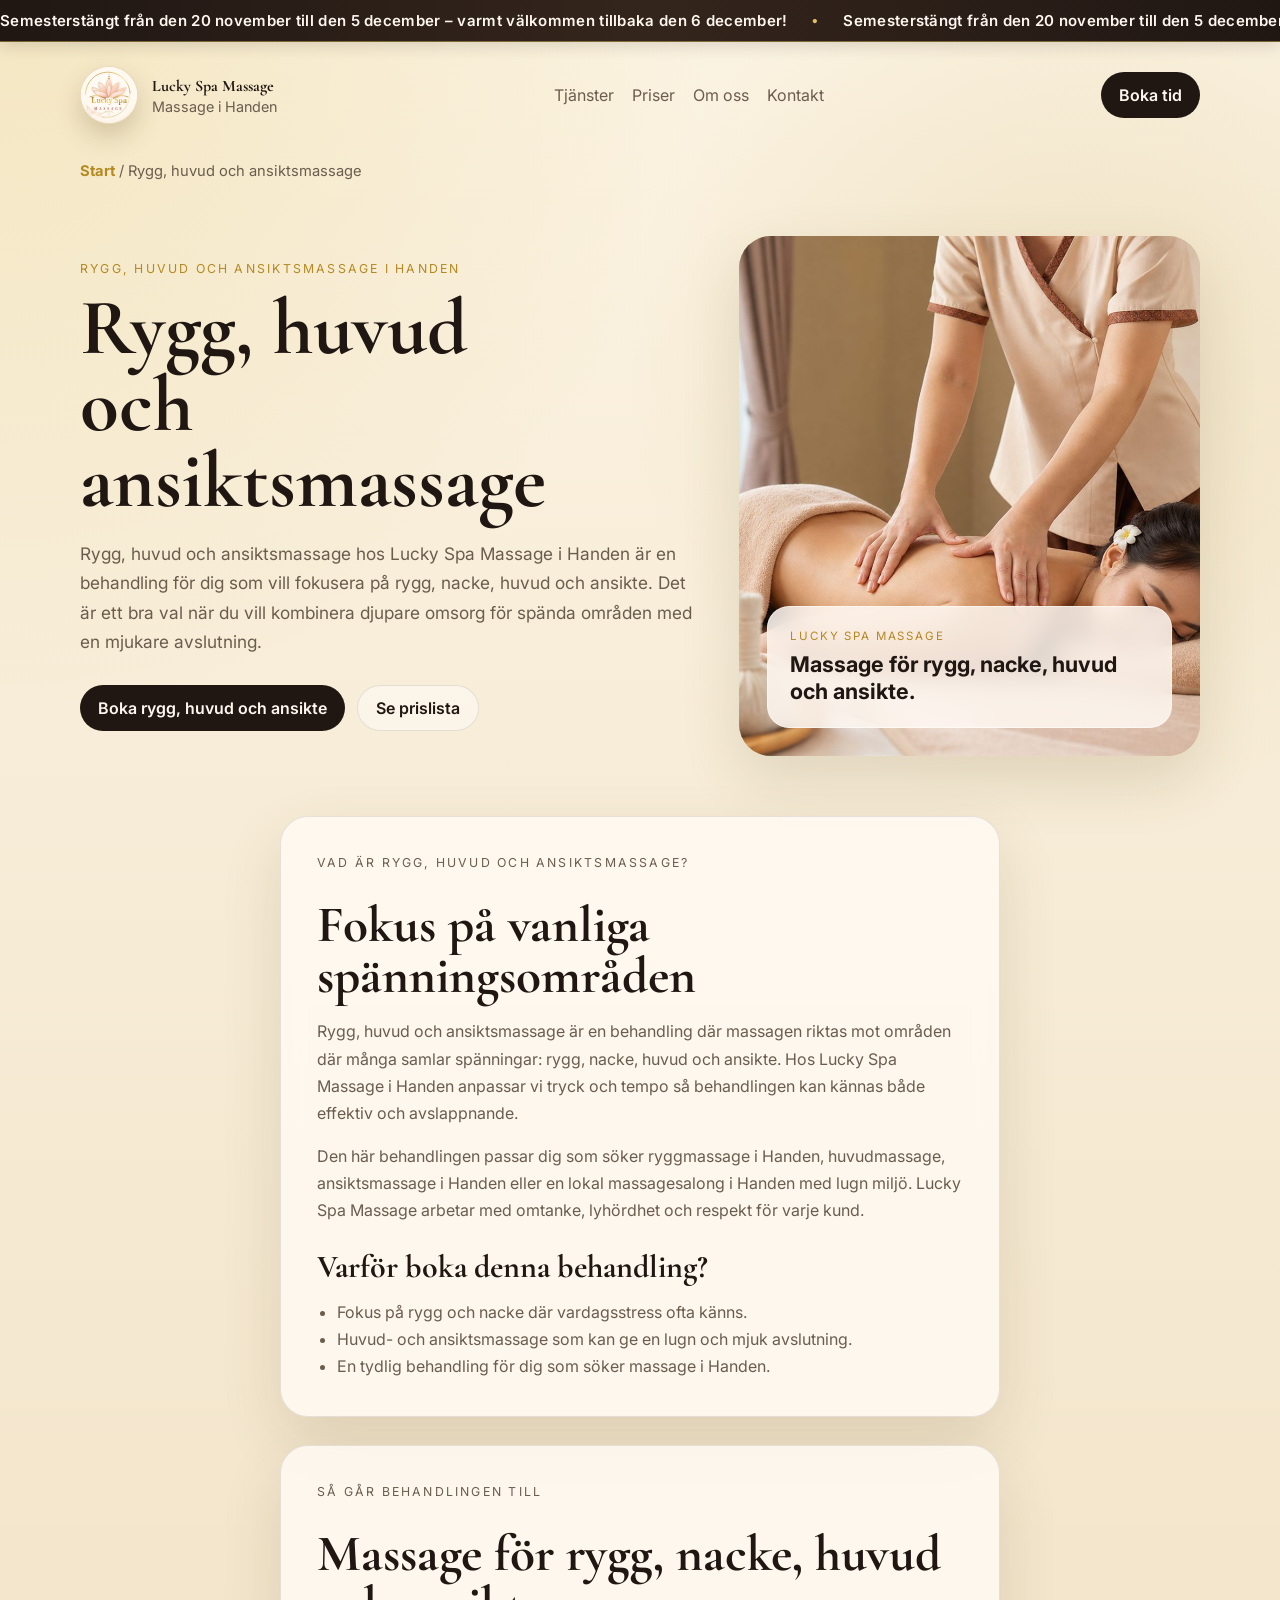
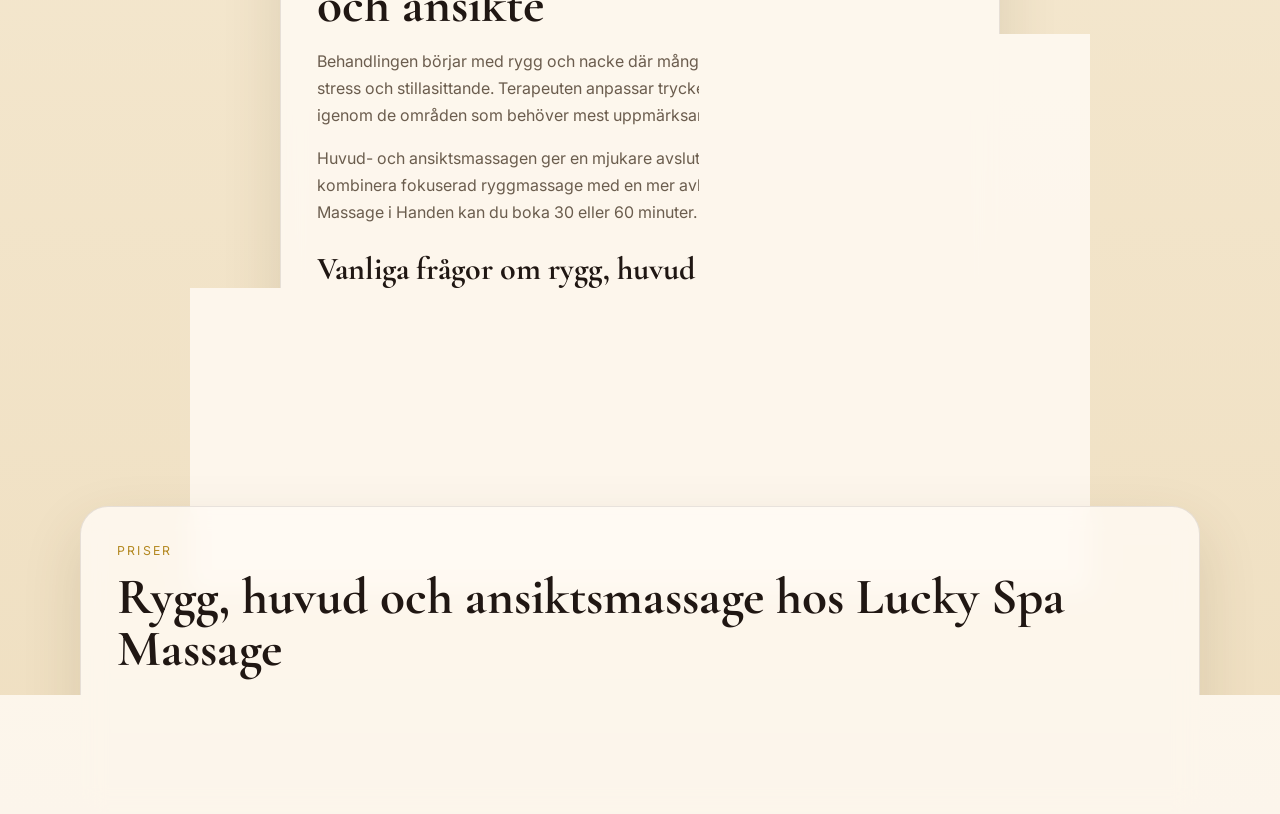
<file: rygg-ansiktsmassage.html>
<!doctype html>
<html lang="sv">
  <head>
    <meta charset="utf-8" />
    <meta name="viewport" content="width=device-width, initial-scale=1" />
    <title>Rygg, huvud och ansiktsmassage i Handen | Lucky Spa Massage</title>
    <meta name="description" content="Boka rygg, huvud och ansiktsmassage i Handen hos Lucky Spa Massage. Fokus på rygg, nacke, huvud och ansikte i lugn miljö." />
    <link rel="canonical" href="https://luckyspamassage.online/rygg-ansiktsmassage.html" />
    <link rel="preconnect" href="https://fonts.googleapis.com" />
    <link rel="preconnect" href="https://fonts.gstatic.com" crossorigin />
    <link href="https://fonts.googleapis.com/css2?family=Cormorant+Garamond:wght@500;600;700&family=Inter:wght@400;500;600;700&display=swap" rel="stylesheet" />
    <link rel="stylesheet" href="styles.css" />
    
<script defer src="script.js"></script>

  </head>
  <body>
    <header class="site-header">
      <div class="brand"><a class="brand-mark" href="index.html" aria-label="Lucky Spa Massage"><img src="assets/logo.svg" alt="Lucky Spa Massage logotyp - massage i Handen" /></a><div><strong>Lucky Spa Massage</strong><p>Massage i Handen</p></div></div>
      <nav class="top-nav" aria-label="Huvudmeny"><a href="index.html#tjanster">Tjänster</a><a href="index.html#prislista">Priser</a><a href="index.html#om-oss">Om oss</a><a href="index.html#kontakt">Kontakt</a></nav>
      <a class="header-cta" href="https://www.bokadirekt.se/places/lucky-spa-massage-136158">Boka tid</a>
    </header>
    <nav class="breadcrumb" aria-label="Brödsmulor"><a href="index.html">Start</a> / Rygg, huvud och ansiktsmassage</nav>
    <main>
      <section class="hero treatment-hero">
        <div class="hero-copy">
          <p class="eyebrow">Rygg, huvud och ansiktsmassage i Handen</p>
          <h1>Rygg, huvud och ansiktsmassage</h1>
          <p class="lead">Rygg, huvud och ansiktsmassage hos Lucky Spa Massage i Handen är en behandling för dig som vill fokusera på rygg, nacke, huvud och ansikte. Det är ett bra val när du vill kombinera djupare omsorg för spända områden med en mjukare avslutning.</p>
          <div class="hero-actions"><a class="primary-btn" href="https://www.bokadirekt.se/places/lucky-spa-massage-136158">Boka rygg, huvud och ansikte</a><a class="secondary-btn" href="index.html#prislista">Se prislista</a></div>
        </div>
        <div class="treatment-visual"><img src="assets/rygg-ansiktsmassage-treatment.jpg" alt="Rygg, huvud och ansiktsmassage hos Lucky Spa Massage i Handen" /><div class="treatment-badge"><span>Lucky Spa Massage</span><strong>Massage för rygg, nacke, huvud och ansikte.</strong></div></div>
      </section>
      <section class="band treatment-copy">
        <p class="eyebrow">Vad är rygg, huvud och ansiktsmassage?</p>
        <h2>Fokus på vanliga spänningsområden</h2>
        <p>Rygg, huvud och ansiktsmassage är en behandling där massagen riktas mot områden där många samlar spänningar: rygg, nacke, huvud och ansikte. Hos Lucky Spa Massage i Handen anpassar vi tryck och tempo så behandlingen kan kännas både effektiv och avslappnande.</p>
        <p>Den här behandlingen passar dig som söker ryggmassage i Handen, huvudmassage, ansiktsmassage i Handen eller en lokal massagesalong i Handen med lugn miljö. Lucky Spa Massage arbetar med omtanke, lyhördhet och respekt för varje kund.</p>
        <h3>Varför boka denna behandling?</h3>
        <ul class="treatment-list">
          <li>Fokus på rygg och nacke där vardagsstress ofta känns.</li>
          <li>Huvud- och ansiktsmassage som kan ge en lugn och mjuk avslutning.</li>
          <li>En tydlig behandling för dig som söker massage i Handen.</li>
        </ul>
      </section>
      <section class="band treatment-copy">
        <p class="eyebrow">Så går behandlingen till</p>
        <h2>Massage för rygg, nacke, huvud och ansikte</h2>
        <p>Behandlingen börjar med rygg och nacke där många samlar spänningar från arbete, stress och stillasittande. Terapeuten anpassar trycket efter dig och arbetar lugnt igenom de områden som behöver mest uppmärksamhet.</p>
        <p>Huvud- och ansiktsmassagen ger en mjukare avslutning och kan passa dig som vill kombinera fokuserad ryggmassage med en mer avkopplande känsla. Hos Lucky Spa Massage i Handen kan du boka 30 eller 60 minuter.</p>
        <h3>Vanliga frågor om rygg, huvud och ansiktsmassage</h3>
        <p><strong>Kan jag bara fokusera på ryggen?</strong> Ja, säg till vid besöket om du vill lägga mer tid på rygg, nacke och axlar.</p>
        <p><strong>Passar behandlingen vid stel nacke?</strong> Ja, många väljer denna behandling när nacke och axlar känns stela efter arbete eller vardagsstress.</p>
      </section>
      <section class="band"><div class="section-head"><p class="eyebrow">Priser</p><h2>Rygg, huvud och ansiktsmassage hos Lucky Spa Massage</h2></div><div class="price-grid"><article class="price-table price-card-inline"><h3>30 min</h3><strong>500 kr</strong></article><article class="price-table price-card-inline"><h3>60 min</h3><strong>700 kr</strong></article><article class="price-table price-card-inline"><h3>120 min</h3><strong>1300 kr</strong></article></div></section>
    </main>
  </body>
</html>
</file>
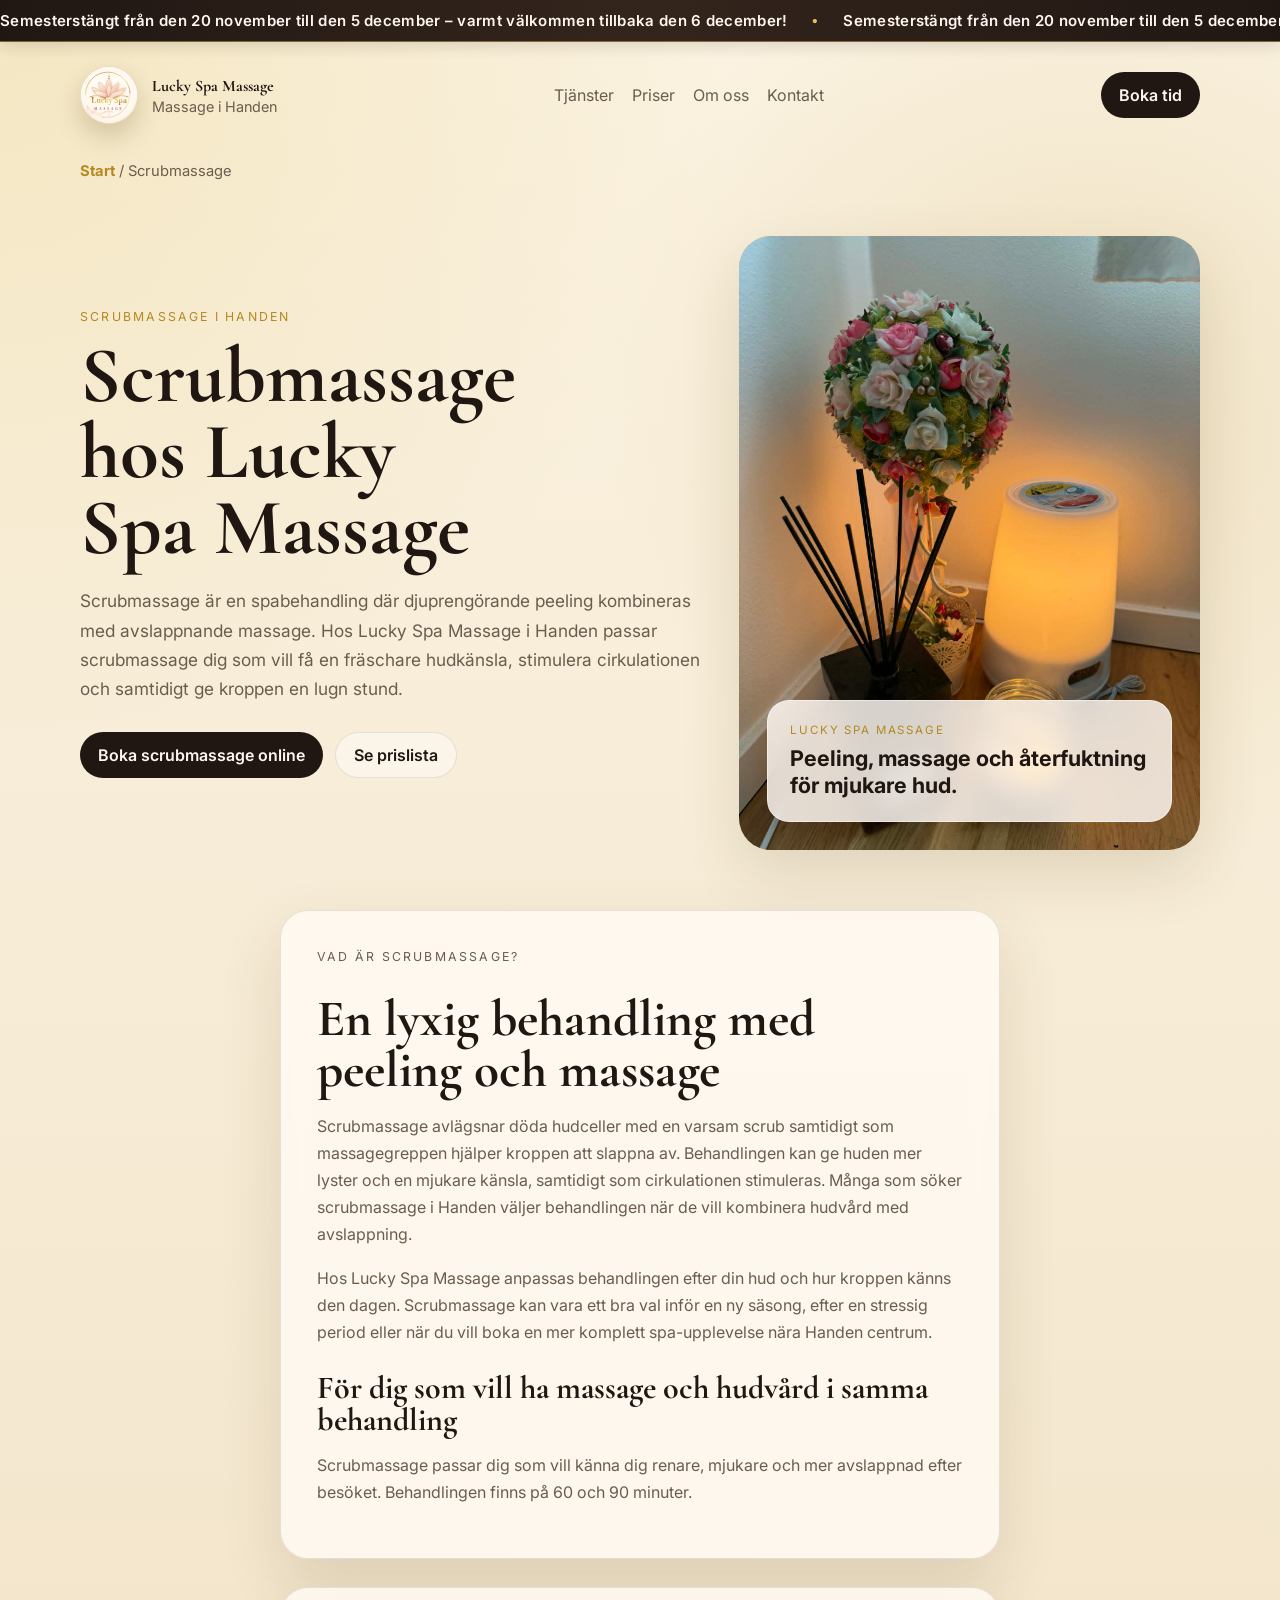
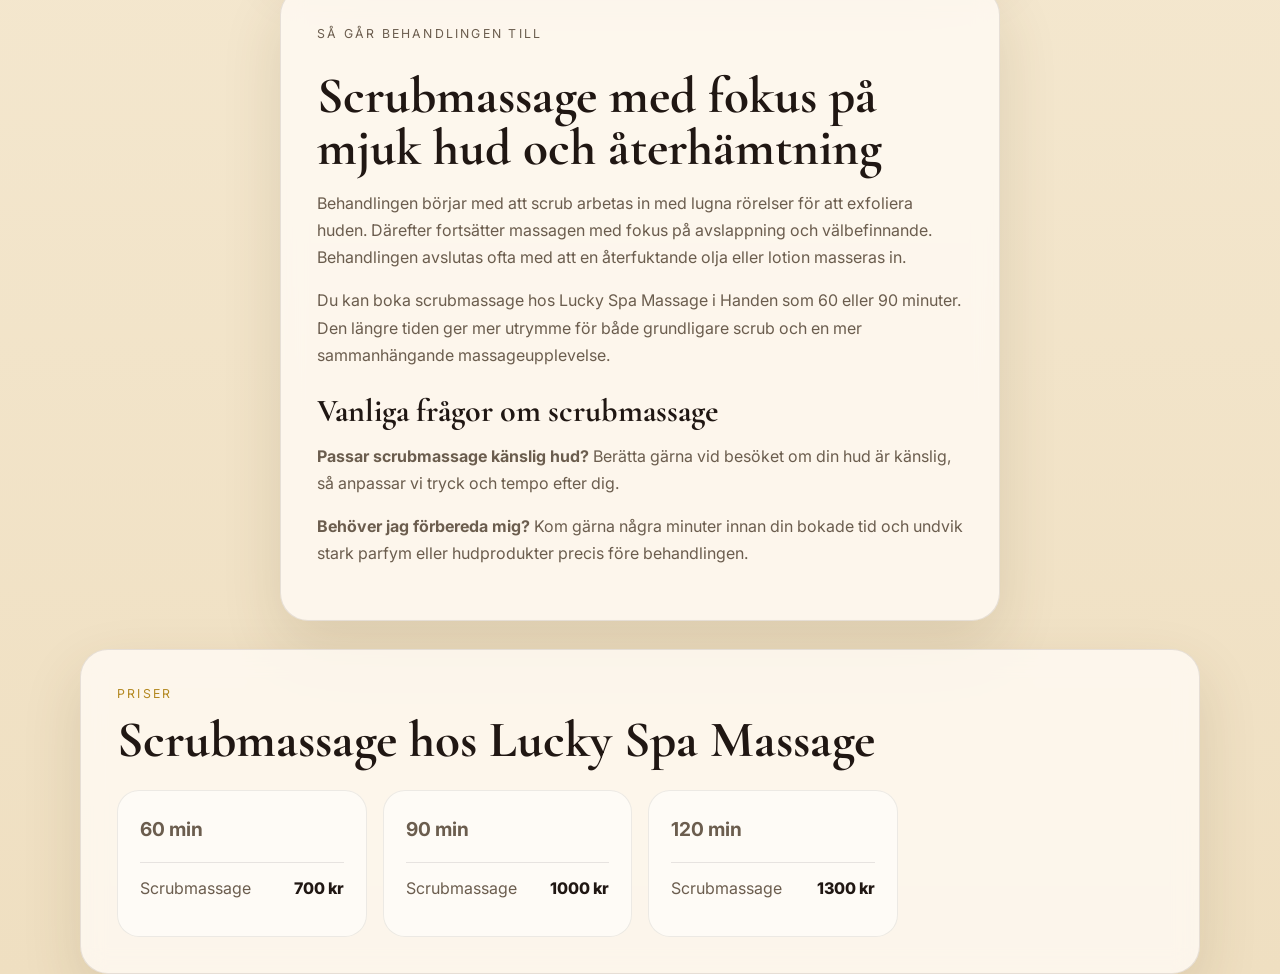
<file: scrubmassage.html>
<!doctype html>
<html lang="sv">
  <head>
    <meta charset="utf-8" />
    <meta name="viewport" content="width=device-width, initial-scale=1" />
    <title>Scrubmassage i Handen | Lucky Spa Massage</title>
    <meta name="description" content="Boka scrubmassage i Handen hos Lucky Spa Massage. En avkopplande spabehandling med peeling, massage och återfuktning för mjukare hud och lugnare kropp." />
    <link rel="canonical" href="https://luckyspamassage.online/scrubmassage.html" />
    <link rel="preconnect" href="https://fonts.googleapis.com" />
    <link rel="preconnect" href="https://fonts.gstatic.com" crossorigin />
    <link href="https://fonts.googleapis.com/css2?family=Cormorant+Garamond:wght@500;600;700&family=Inter:wght@400;500;600;700&display=swap" rel="stylesheet" />
    <link rel="stylesheet" href="styles.css" />
    
<script defer src="script.js"></script>

  </head>
  <body>
    <header class="site-header">
      <div class="brand"><a class="brand-mark" href="index.html" aria-label="Lucky Spa Massage"><img src="assets/logo.svg" alt="Lucky Spa Massage logotyp - massage i Handen" /></a><div><strong>Lucky Spa Massage</strong><p>Massage i Handen</p></div></div>
      <nav class="top-nav" aria-label="Huvudmeny"><a href="index.html#tjanster">Tjänster</a><a href="index.html#prislista">Priser</a><a href="index.html#om-oss">Om oss</a><a href="index.html#kontakt">Kontakt</a></nav>
      <a class="header-cta" href="https://www.bokadirekt.se/places/lucky-spa-massage-136158">Boka tid</a>
    </header>
    <nav class="breadcrumb" aria-label="Brödsmulor"><a href="index.html">Start</a> / Scrubmassage</nav>
    <main>
      <section class="hero treatment-hero">
        <div class="hero-copy">
          <p class="eyebrow">Scrubmassage i Handen</p>
          <h1>Scrubmassage hos Lucky Spa Massage</h1>
          <p class="lead">Scrubmassage är en spabehandling där djuprengörande peeling kombineras med avslappnande massage. Hos Lucky Spa Massage i Handen passar scrubmassage dig som vill få en fräschare hudkänsla, stimulera cirkulationen och samtidigt ge kroppen en lugn stund.</p>
          <div class="hero-actions"><a class="primary-btn" href="https://www.bokadirekt.se/places/lucky-spa-massage-136158">Boka scrubmassage online</a><a class="secondary-btn" href="index.html#prislista">Se prislista</a></div>
        </div>
        <div class="treatment-visual"><img src="assets/atmosfar.jpg" alt="Scrubmassage hos Lucky Spa Massage i Handen" /><div class="treatment-badge"><span>Lucky Spa Massage</span><strong>Peeling, massage och återfuktning för mjukare hud.</strong></div></div>
      </section>
      <section class="band treatment-copy">
        <p class="eyebrow">Vad är scrubmassage?</p>
        <h2>En lyxig behandling med peeling och massage</h2>
        <p>Scrubmassage avlägsnar döda hudceller med en varsam scrub samtidigt som massagegreppen hjälper kroppen att slappna av. Behandlingen kan ge huden mer lyster och en mjukare känsla, samtidigt som cirkulationen stimuleras. Många som söker scrubmassage i Handen väljer behandlingen när de vill kombinera hudvård med avslappning.</p>
        <p>Hos Lucky Spa Massage anpassas behandlingen efter din hud och hur kroppen känns den dagen. Scrubmassage kan vara ett bra val inför en ny säsong, efter en stressig period eller när du vill boka en mer komplett spa-upplevelse nära Handen centrum.</p>
        <h3>För dig som vill ha massage och hudvård i samma behandling</h3>
        <p>Scrubmassage passar dig som vill känna dig renare, mjukare och mer avslappnad efter besöket. Behandlingen finns på 60 och 90 minuter.</p>
      </section>
      <section class="band treatment-copy">
        <p class="eyebrow">Så går behandlingen till</p>
        <h2>Scrubmassage med fokus på mjuk hud och återhämtning</h2>
        <p>Behandlingen börjar med att scrub arbetas in med lugna rörelser för att exfoliera huden. Därefter fortsätter massagen med fokus på avslappning och välbefinnande. Behandlingen avslutas ofta med att en återfuktande olja eller lotion masseras in.</p>
        <p>Du kan boka scrubmassage hos Lucky Spa Massage i Handen som 60 eller 90 minuter. Den längre tiden ger mer utrymme för både grundligare scrub och en mer sammanhängande massageupplevelse.</p>
        <h3>Vanliga frågor om scrubmassage</h3>
        <p><strong>Passar scrubmassage känslig hud?</strong> Berätta gärna vid besöket om din hud är känslig, så anpassar vi tryck och tempo efter dig.</p>
        <p><strong>Behöver jag förbereda mig?</strong> Kom gärna några minuter innan din bokade tid och undvik stark parfym eller hudprodukter precis före behandlingen.</p>
      </section>
      <section class="band"><div class="section-head"><p class="eyebrow">Priser</p><h2>Scrubmassage hos Lucky Spa Massage</h2></div><div class="price-grid"><article class="price-table"><h3>60 min</h3><dl><div><dt>Scrubmassage</dt><dd>700 kr</dd></div></dl></article><article class="price-table"><h3>90 min</h3><dl><div><dt>Scrubmassage</dt><dd>1000 kr</dd></div></dl></article><article class="price-table"><h3>120 min</h3><dl><div><dt>Scrubmassage</dt><dd>1300 kr</dd></div></dl></article></div></section>
    </main>
    <script type="application/ld+json">
      {
        "@context": "https://schema.org",
        "@type": "Service",
        "name": "Scrubmassage i Handen",
        "description": "Scrubmassage hos Lucky Spa Massage kombinerar peeling, massage och återfuktning för mjukare hud och avslappning.",
        "provider": {
          "@type": "LocalBusiness",
          "name": "Lucky Spa Massage",
          "telephone": "+46763388948"
        },
        "areaServed": "Handen",
        "offers": [
          { "@type": "Offer", "name": "Scrubmassage 60 min", "price": "750", "priceCurrency": "SEK" },
          { "@type": "Offer", "name": "Scrubmassage 90 min", "price": "1000", "priceCurrency": "SEK" }
        ]
      }
    </script>
  </body>
</html>
</file>
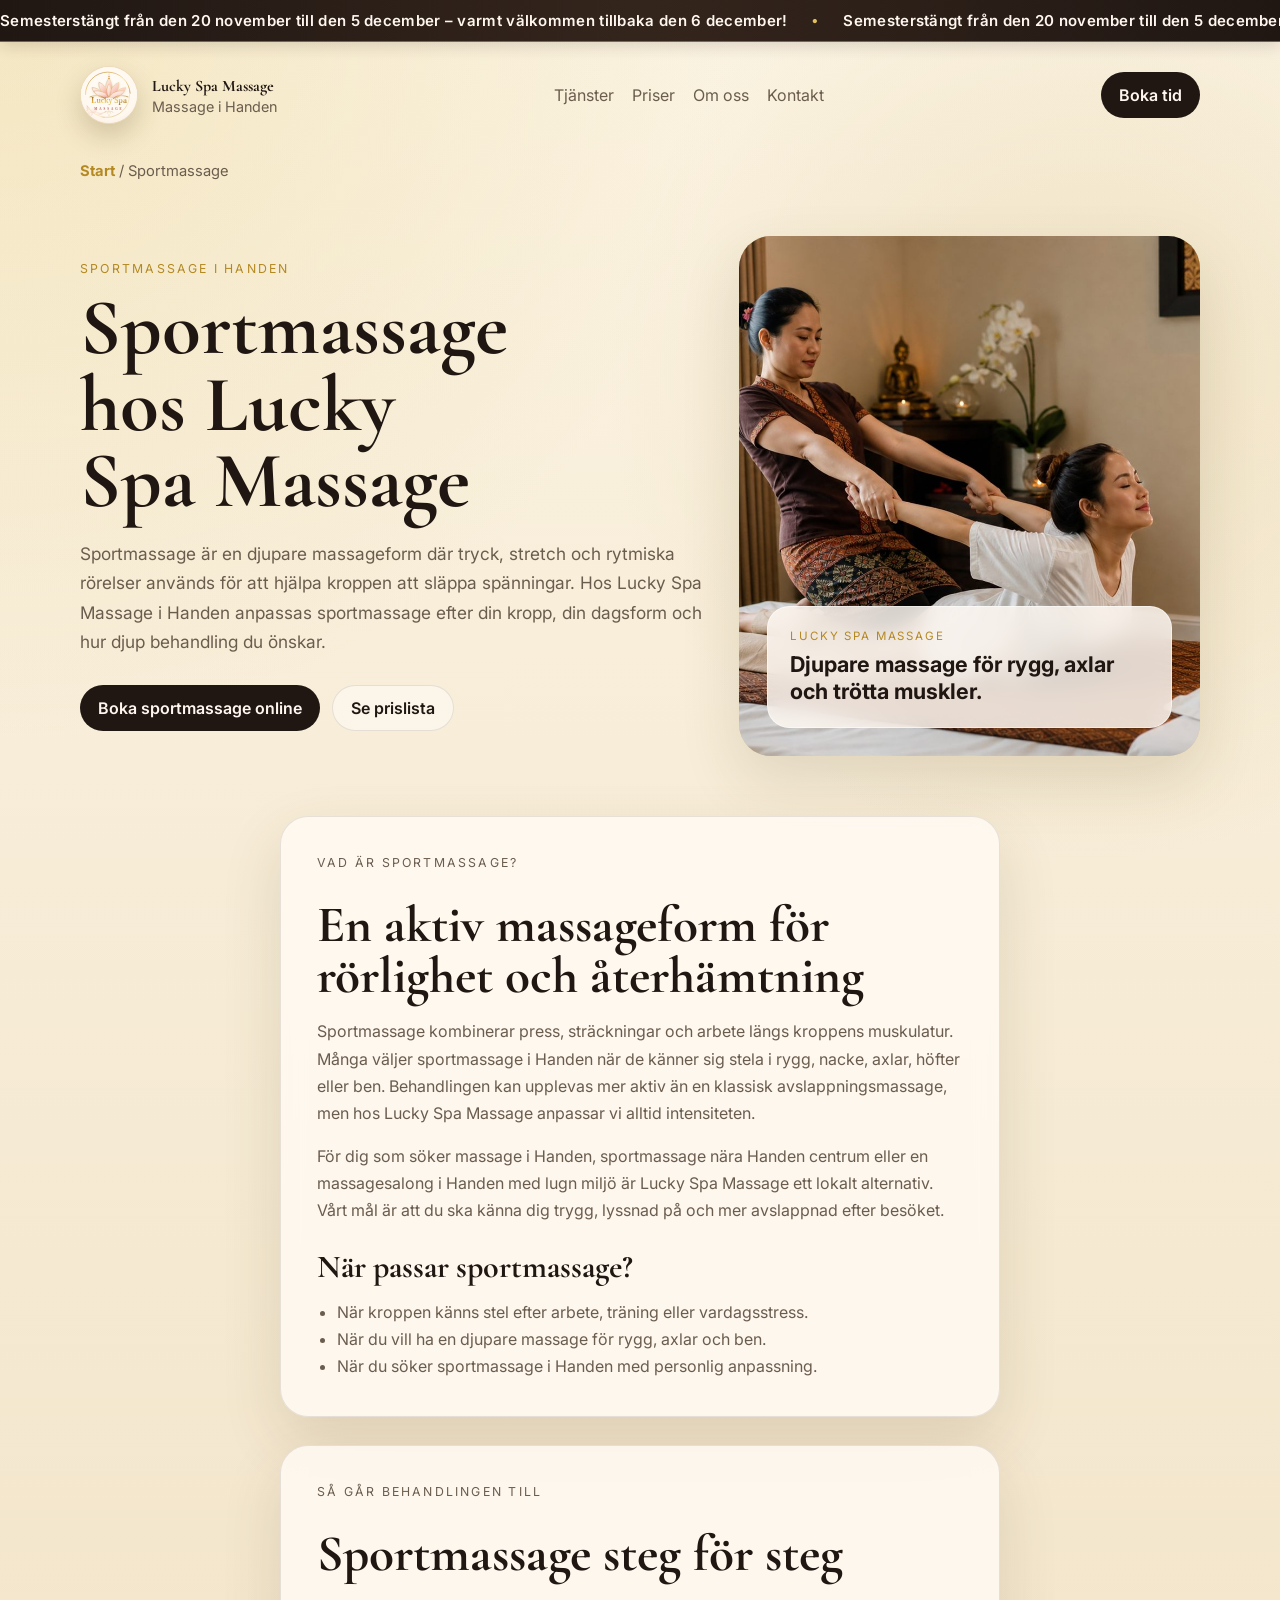
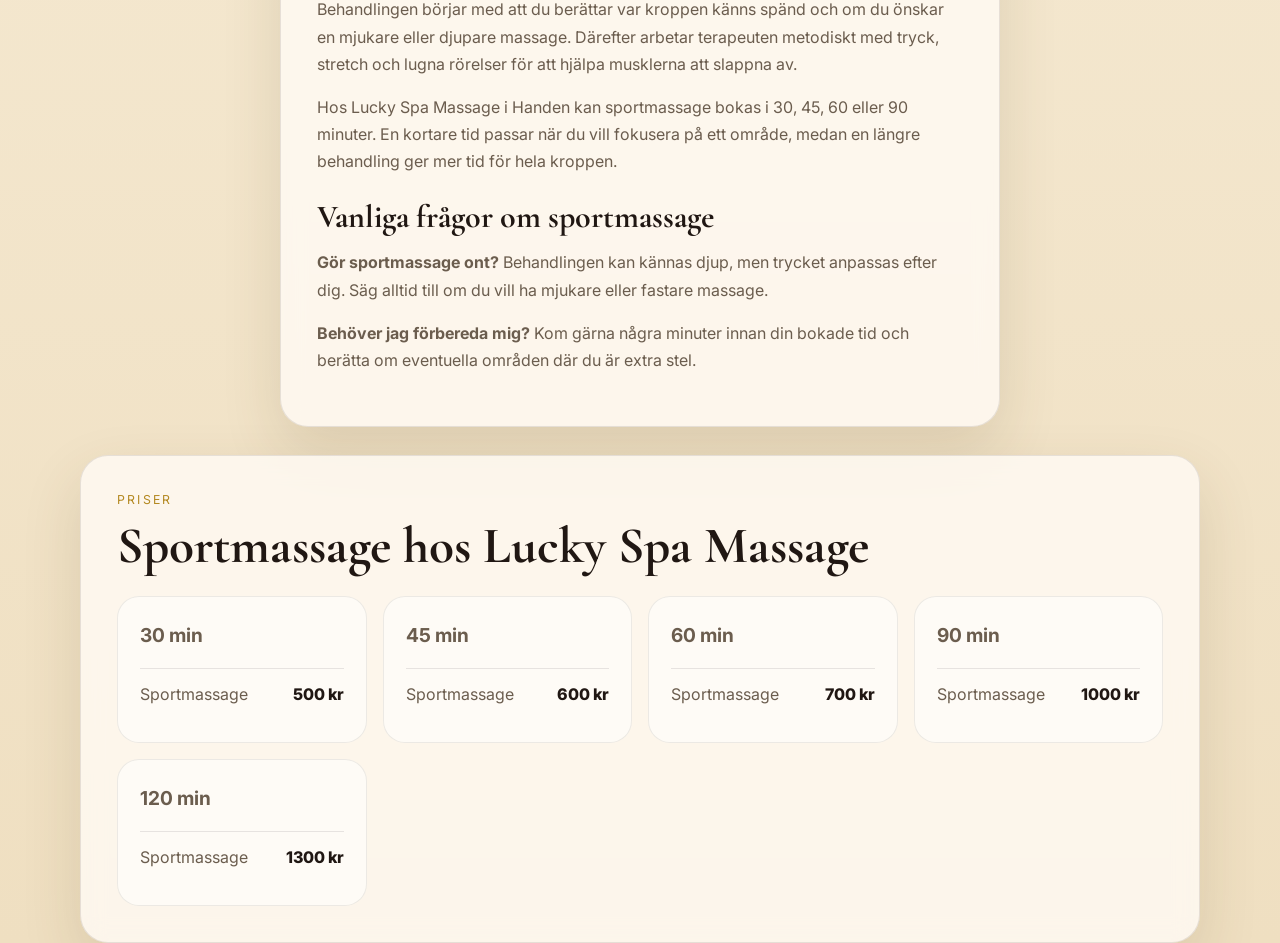
<file: sportmassage.html>
<!doctype html>
<html lang="sv">
  <head>
    <meta charset="utf-8" />
    <meta name="viewport" content="width=device-width, initial-scale=1" />
    <title>Sportmassage i Handen | Lucky Spa Massage</title>
    <meta name="description" content="Boka sportmassage i Handen hos Lucky Spa Massage. Läs hur behandlingen går till, när sportmassage passar och boka tid online via BokaDirekt." />
    <link rel="canonical" href="https://luckyspamassage.online/sportmassage.html" />
    <link rel="preconnect" href="https://fonts.googleapis.com" />
    <link rel="preconnect" href="https://fonts.gstatic.com" crossorigin />
    <link href="https://fonts.googleapis.com/css2?family=Cormorant+Garamond:wght@500;600;700&family=Inter:wght@400;500;600;700&display=swap" rel="stylesheet" />
    <link rel="stylesheet" href="styles.css" />
    
<script defer src="script.js"></script>

  </head>
  <body>
    <header class="site-header">
      <div class="brand">
        <a class="brand-mark" href="index.html" aria-label="Lucky Spa Massage">
          <img src="assets/logo.svg" alt="Lucky Spa Massage logotyp - massage i Handen" />
        </a>
        <div><strong>Lucky Spa Massage</strong><p>Massage i Handen</p></div>
      </div>
      <nav class="top-nav" aria-label="Huvudmeny">
        <a href="index.html#tjanster">Tjänster</a>
        <a href="index.html#prislista">Priser</a>
        <a href="index.html#om-oss">Om oss</a>
        <a href="index.html#kontakt">Kontakt</a>
      </nav>
      <a class="header-cta" href="https://www.bokadirekt.se/places/lucky-spa-massage-136158">Boka tid</a>
    </header>
    <nav class="breadcrumb" aria-label="Brödsmulor"><a href="index.html">Start</a> / Sportmassage</nav>
    <main>
      <section class="hero treatment-hero">
        <div class="hero-copy">
          <p class="eyebrow">Sportmassage i Handen</p>
          <h1>Sportmassage hos Lucky Spa Massage</h1>
          <p class="lead">Sportmassage är en djupare massageform där tryck, stretch och rytmiska rörelser används för att hjälpa kroppen att släppa spänningar. Hos Lucky Spa Massage i Handen anpassas sportmassage efter din kropp, din dagsform och hur djup behandling du önskar.</p>
          <div class="hero-actions">
            <a class="primary-btn" href="https://www.bokadirekt.se/places/lucky-spa-massage-136158">Boka sportmassage online</a>
            <a class="secondary-btn" href="index.html#prislista">Se prislista</a>
          </div>
        </div>
        <div class="treatment-visual">
          <img src="assets/sportmassage-treatment.jpg" alt="Sportmassage hos Lucky Spa Massage i Handen" />
          <div class="treatment-badge"><span>Lucky Spa Massage</span><strong>Djupare massage för rygg, axlar och trötta muskler.</strong></div>
        </div>
      </section>
      <section class="band treatment-copy">
        <p class="eyebrow">Vad är sportmassage?</p>
        <h2>En aktiv massageform för rörlighet och återhämtning</h2>
        <p>Sportmassage kombinerar press, sträckningar och arbete längs kroppens muskulatur. Många väljer sportmassage i Handen när de känner sig stela i rygg, nacke, axlar, höfter eller ben. Behandlingen kan upplevas mer aktiv än en klassisk avslappningsmassage, men hos Lucky Spa Massage anpassar vi alltid intensiteten.</p>
        <p>För dig som söker massage i Handen, sportmassage nära Handen centrum eller en massagesalong i Handen med lugn miljö är Lucky Spa Massage ett lokalt alternativ. Vårt mål är att du ska känna dig trygg, lyssnad på och mer avslappnad efter besöket.</p>
        <h3>När passar sportmassage?</h3>
        <ul class="treatment-list">
          <li>När kroppen känns stel efter arbete, träning eller vardagsstress.</li>
          <li>När du vill ha en djupare massage för rygg, axlar och ben.</li>
          <li>När du söker sportmassage i Handen med personlig anpassning.</li>
        </ul>
      </section>
      <section class="band treatment-copy">
        <p class="eyebrow">Så går behandlingen till</p>
        <h2>Sportmassage steg för steg</h2>
        <p>Behandlingen börjar med att du berättar var kroppen känns spänd och om du önskar en mjukare eller djupare massage. Därefter arbetar terapeuten metodiskt med tryck, stretch och lugna rörelser för att hjälpa musklerna att slappna av.</p>
        <p>Hos Lucky Spa Massage i Handen kan sportmassage bokas i 30, 45, 60 eller 90 minuter. En kortare tid passar när du vill fokusera på ett område, medan en längre behandling ger mer tid för hela kroppen.</p>
        <h3>Vanliga frågor om sportmassage</h3>
        <p><strong>Gör sportmassage ont?</strong> Behandlingen kan kännas djup, men trycket anpassas efter dig. Säg alltid till om du vill ha mjukare eller fastare massage.</p>
        <p><strong>Behöver jag förbereda mig?</strong> Kom gärna några minuter innan din bokade tid och berätta om eventuella områden där du är extra stel.</p>
      </section>
      <section class="band">
        <div class="section-head"><p class="eyebrow">Priser</p><h2>Sportmassage hos Lucky Spa Massage</h2></div>
        <div class="price-grid">
          <article class="price-table"><h3>30 min</h3><dl><div><dt>Sportmassage</dt><dd>500 kr</dd></div></dl></article>
          <article class="price-table"><h3>45 min</h3><dl><div><dt>Sportmassage</dt><dd>600 kr</dd></div></dl></article>
          <article class="price-table"><h3>60 min</h3><dl><div><dt>Sportmassage</dt><dd>700 kr</dd></div></dl></article>
          <article class="price-table"><h3>90 min</h3><dl><div><dt>Sportmassage</dt><dd>1000 kr</dd></div></dl></article>
          <article class="price-table"><h3>120 min</h3><dl><div><dt>Sportmassage</dt><dd>1300 kr</dd></div></dl></article>
        </div>
      </section>
    </main>
  </body>
</html>
</file>
<file: styles.css>
﻿:root {
  color-scheme: light;
  --bg: #f3e4c9;
  --panel: rgba(255, 251, 244, 0.82);
  --panel-strong: #fffaf0;
  --text: #201713;
  --muted: #6b5d4e;
  --accent: #b48922;
  --accent-2: #e0c15d;
  --line: rgba(32, 23, 19, 0.1);
  --shadow: 0 24px 60px rgba(88, 63, 24, 0.14);
}

* {
  box-sizing: border-box;
}

html {
  scroll-behavior: smooth;
}

body {
  margin: 0;
  font-family: 'Inter', sans-serif;
  color: var(--text);
  overflow-x: hidden;
  background:
    radial-gradient(circle at top left, rgba(224, 193, 93, 0.24), transparent 26%),
    radial-gradient(circle at 85% 15%, rgba(180, 137, 34, 0.14), transparent 20%),
    linear-gradient(180deg, #fbf3e2 0%, #efdfc1 100%);
}

a {
  color: inherit;
  text-decoration: none;
}

.site-header,
.hero,
.band {
  width: min(1120px, calc(100% - 32px));
  margin: 0 auto;
}

.site-header {
  display: flex;
  align-items: center;
  justify-content: space-between;
  gap: 20px;
  padding: 24px 0 10px;
}

.brand {
  display: flex;
  align-items: center;
  gap: 14px;
}

.brand-mark {
  width: 58px;
  height: 58px;
  border-radius: 50%;
  display: inline-flex;
  align-items: center;
  justify-content: center;
  overflow: hidden;
  border: 1px solid rgba(191, 142, 41, 0.28);
  background: #fffaf5;
  box-shadow: 0 12px 26px rgba(88, 63, 24, 0.22);
}

.brand-mark img,
.hero-logo {
  width: 100%;
  height: 100%;
  display: block;
  object-fit: contain;
}

.brand strong,
.section-head h2,
.hero h1,
.split h2 {
  font-family: 'Cormorant Garamond', serif;
  letter-spacing: 0;
}

.brand p {
  margin: 2px 0 0;
  color: var(--muted);
  font-size: 0.9rem;
}

.top-nav {
  display: flex;
  gap: 18px;
  color: var(--muted);
}

.top-nav a:hover,
.top-nav a:focus-visible {
  color: var(--text);
}

.header-cta,
.primary-btn,
.secondary-btn {
  display: inline-flex;
  align-items: center;
  justify-content: center;
  min-height: 46px;
  padding: 0 18px;
  border-radius: 999px;
  font-weight: 600;
}

.header-cta,
.primary-btn {
  background: var(--text);
  color: #fff7ef;
}

.secondary-btn {
  border: 1px solid var(--line);
  background: rgba(255,255,255,0.45);
}

.text-link {
  display: inline-flex;
  margin-top: 14px;
  font-weight: 700;
  color: var(--accent);
}

.text-link + .text-link {
  margin-left: 14px;
}

.hero {
  display: grid;
  grid-template-columns: 1.15fr 0.85fr;
  gap: 36px;
  align-items: center;
  padding: 56px 0 32px;
}

.eyebrow {
  margin: 0 0 14px;
  text-transform: uppercase;
  letter-spacing: 0.18em;
  font-size: 0.77rem;
  color: var(--accent);
}

.hero h1 {
  margin: 0;
  font-size: clamp(3rem, 6.2vw, 5.8rem);
  line-height: 0.96;
  max-width: 12ch;
}

.lead {
  max-width: 58ch;
  margin: 20px 0 0;
  font-size: 1.08rem;
  line-height: 1.7;
  color: var(--muted);
}

.hero-actions {
  display: flex;
  flex-wrap: wrap;
  gap: 12px;
  margin-top: 28px;
}

.hero-points {
  display: flex;
  flex-wrap: wrap;
  gap: 14px 24px;
  margin: 24px 0 0;
  padding: 0;
  list-style: none;
  color: var(--muted);
}

.hero-points li::before {
  content: '';
  display: inline-block;
  width: 8px;
  height: 8px;
  margin-right: 10px;
  border-radius: 50%;
  background: var(--accent);
  vertical-align: middle;
}

.hero-visual {
  min-height: 540px;
  border-radius: 32px;
  background:
    radial-gradient(circle at 52% 34%, rgba(255,255,255,0.82), transparent 22%),
    radial-gradient(circle at 30% 30%, rgba(224, 193, 93, 0.32), transparent 28%),
    linear-gradient(180deg, #f5e4c4 0%, #d9b35f 100%);
  box-shadow: var(--shadow);
  overflow: hidden;
  position: relative;
}

.hero-visual::before {
  content: '';
  position: absolute;
  inset: 0;
  background:
    radial-gradient(circle at 55% 30%, rgba(255,255,255,0.72), transparent 20%),
    linear-gradient(115deg, transparent 0 42%, rgba(255,255,255,0.2) 42% 52%, transparent 52% 100%);
  pointer-events: none;
}

.hero-logo-wrap {
  position: absolute;
  inset: 50% 50%;
  width: min(74%, 440px);
  aspect-ratio: 1 / 1;
  transform: translate(-50%, -50%);
}

.hero-logo {
  border-radius: 50%;
  box-shadow: 0 22px 46px rgba(74, 52, 20, 0.18);
  background: #fffaf5;
}

.visual-card {
  position: absolute;
  inset: auto 24px 24px 24px;
  padding: 24px;
  border-radius: 24px;
  background: rgba(255, 250, 244, 0.72);
  backdrop-filter: blur(10px);
  border: 1px solid rgba(255,255,255,0.4);
}

.visual-label {
  display: inline-flex;
  margin-bottom: 18px;
  padding: 7px 12px;
  border-radius: 999px;
  background: rgba(31, 26, 23, 0.08);
  font-size: 0.8rem;
  font-weight: 600;
}

.visual-glow {
  height: 220px;
  border-radius: 20px;
  background:
    radial-gradient(circle at 35% 30%, rgba(255,255,255,0.95), rgba(255,255,255,0.15) 18%, transparent 34%),
    radial-gradient(circle at 65% 60%, rgba(141,100,72,0.38), transparent 30%),
    linear-gradient(135deg, #f2dfcf, #b98063);
}

.visual-stat {
  display: flex;
  align-items: end;
  justify-content: space-between;
  gap: 18px;
  margin-top: 18px;
}

.visual-stat strong {
  font-family: 'Cormorant Garamond', serif;
  font-size: 3rem;
  line-height: 0.9;
}

.visual-stat span {
  max-width: 20ch;
  color: var(--muted);
}

.band {
  margin-top: 28px;
  padding: 36px;
  border: 1px solid var(--line);
  border-radius: 28px;
  background: var(--panel);
  box-shadow: var(--shadow);
  backdrop-filter: blur(12px);
}

.section-head h2,
.split h2 {
  margin: 0;
  font-size: clamp(2rem, 4vw, 3.6rem);
  line-height: 1;
}

.service-grid,
.contact-grid,
.price-grid,
.treatment-grid {
  display: grid;
  gap: 16px;
  margin-top: 24px;
}

.service-grid {
  grid-template-columns: repeat(2, minmax(0, 1fr));
}

.service-grid article,
.contact-grid div,
.price-table,
.treatment-card {
  padding: 22px;
  border-radius: 22px;
  background: rgba(255,255,255,0.55);
  border: 1px solid rgba(31, 26, 23, 0.08);
}

.service-grid h3,
.price-table h3,
.treatment-card h3 {
  margin: 0 0 10px;
  font-size: 1.2rem;
}

.service-grid p,
.split p,
.about-copy p,
.price-table,
.treatment-card p,
.treatment-copy p,
.treatment-list,
.contact-grid span,
.contact-grid strong {
  color: var(--muted);
  line-height: 1.7;
}

.price-grid {
  grid-template-columns: repeat(4, minmax(0, 1fr));
}

.price-grid > * {
  min-width: 0;
}

.price-table dl {
  margin: 16px 0 0;
}

.price-table div {
  display: grid;
  grid-template-columns: minmax(0, 1fr) max-content;
  align-items: center;
  gap: 16px;
  padding: 12px 0;
  border-top: 1px solid var(--line);
}

.price-table dt,
.price-table dd {
  margin: 0;
}

.price-table dd {
  color: var(--text);
  font-weight: 800;
  justify-self: end;
  white-space: nowrap;
}

.price-table h3,
.price-table dt {
  overflow-wrap: anywhere;
}

.price-actions {
  display: flex;
  flex-wrap: wrap;
  gap: 12px;
  margin-top: 24px;
}

.price-card-inline {
  display: flex;
  align-items: center;
  justify-content: flex-start;
  gap: 16px;
}

.price-card-inline h3 {
  margin: 0;
}

.price-card-inline strong {
  color: var(--text);
  white-space: nowrap;
}

.about-copy p {
  margin: 0 0 16px;
}

.about-copy p:last-child {
  margin-bottom: 0;
}

.split {
  display: grid;
  grid-template-columns: 0.8fr 1fr;
  gap: 28px;
  align-items: start;
}

.contact-grid {
  grid-template-columns: repeat(3, minmax(0, 1fr));
}

.contact-grid span {
  display: block;
  margin-bottom: 8px;
  text-transform: uppercase;
  letter-spacing: 0.14em;
  font-size: 0.75rem;
}

.contact-grid strong {
  display: block;
  color: var(--text);
  font-size: 1.1rem;
}

.contact-grid a:hover,
.contact-grid a:focus-visible {
  color: var(--accent);
}

.media-grid {
  display: grid;
  grid-template-columns: 1.1fr 1fr 0.9fr;
  gap: 16px;
  margin-top: 24px;
}

.photo-panel {
  min-height: 260px;
  border-radius: 24px;
  position: relative;
  overflow: hidden;
  border: 1px solid rgba(31, 26, 23, 0.08);
  box-shadow: inset 0 0 0 1px rgba(255,255,255,0.18);
  background: #d8c3a0;
}

.photo-panel img {
  width: 100%;
  height: 100%;
  object-fit: cover;
  display: block;
}

.photo-panel::before {
  content: '';
  position: absolute;
  inset: 0;
  background:
    linear-gradient(180deg, rgba(0, 0, 0, 0.08), rgba(0, 0, 0, 0.28)),
    radial-gradient(circle at 30% 24%, rgba(255,255,255,0.2), transparent 22%);
}

.panel-copy {
  position: absolute;
  inset: auto 18px 18px 18px;
  padding: 18px;
  border-radius: 18px;
  background: rgba(255, 250, 244, 0.84);
  backdrop-filter: blur(10px);
  z-index: 1;
}

.panel-copy span {
  display: block;
  margin-bottom: 8px;
  text-transform: uppercase;
  letter-spacing: 0.16em;
  font-size: 0.72rem;
  color: var(--accent);
}

.panel-copy strong {
  display: block;
  font-size: 1.05rem;
  line-height: 1.4;
}

.video-showcase {
  display: grid;
  grid-template-columns: 0.95fr 1.05fr;
  gap: 18px;
  align-items: center;
  margin-top: 18px;
  padding: 22px;
  border-radius: 24px;
  background: rgba(255,255,255,0.55);
  border: 1px solid rgba(31, 26, 23, 0.08);
}

.video-stack {
  display: grid;
  gap: 14px;
}

.video-copy h3 {
  margin: 0 0 10px;
  font-size: 1.8rem;
  font-family: 'Cormorant Garamond', serif;
}

.video-copy p {
  margin: 0;
  color: var(--muted);
  line-height: 1.7;
}

.spa-video {
  width: 100%;
  aspect-ratio: 16 / 10;
  border-radius: 20px;
  object-fit: cover;
  background: #171311;
  box-shadow: var(--shadow);
}

.secondary-video {
  aspect-ratio: 16 / 9;
}

.treatment-hero {
  align-items: center;
}

.treatment-hero h1 {
  max-width: 11ch;
}

.treatment-visual {
  min-height: 520px;
  border-radius: 32px;
  position: relative;
  overflow: hidden;
  background: #d8c3a0;
  box-shadow: var(--shadow);
}

.treatment-visual img {
  width: 100%;
  height: 100%;
  display: block;
  min-height: 520px;
  object-fit: cover;
}

.treatment-badge {
  position: absolute;
  z-index: 2;
  left: 28px;
  right: 28px;
  bottom: 28px;
  padding: 22px;
  border-radius: 22px;
  background: rgba(255, 250, 244, 0.84);
  border: 1px solid rgba(255,255,255,0.5);
  backdrop-filter: blur(10px);
}

.treatment-badge span {
  display: block;
  margin-bottom: 8px;
  text-transform: uppercase;
  letter-spacing: 0.16em;
  font-size: 0.72rem;
  color: var(--accent);
}

.treatment-badge strong {
  display: block;
  font-size: 1.35rem;
  line-height: 1.25;
  overflow-wrap: anywhere;
}

.treatment-copy {
  max-width: 72ch;
}

.treatment-copy h2,
.treatment-copy h3 {
  margin: 26px 0 10px;
  font-family: 'Cormorant Garamond', serif;
  line-height: 1;
  overflow-wrap: anywhere;
}

.treatment-copy h2 {
  font-size: clamp(2rem, 4vw, 3.2rem);
}

.treatment-copy h3 {
  font-size: 2rem;
}

.treatment-list {
  margin: 16px 0 0;
  padding-left: 20px;
}

.treatment-copy p,
.treatment-list li {
  overflow-wrap: anywhere;
}

.treatment-grid {
  grid-template-columns: repeat(2, minmax(0, 1fr));
}

.breadcrumb {
  width: min(1120px, calc(100% - 32px));
  margin: 28px auto 0;
  color: var(--muted);
  font-size: 0.92rem;
}

.breadcrumb a {
  color: var(--accent);
  font-weight: 700;
}

@media (max-width: 960px) {
  .site-header {
    flex-wrap: wrap;
  }

  .hero,
  .split,
  .service-grid,
  .contact-grid,
  .media-grid,
  .video-showcase,
  .price-grid,
  .treatment-grid {
    grid-template-columns: 1fr;
  }

  .hero {
    padding-top: 28px;
  }

  .hero-visual {
    min-height: 420px;
  }

  .treatment-visual {
    min-height: 400px;
  }

  .treatment-visual img {
    min-height: 400px;
  }
}

@media (max-width: 640px) {
  .site-header,
  .hero,
  .band {
    width: calc(100% - 32px);
    max-width: calc(100% - 32px);
  }

  .site-header {
    gap: 14px;
    justify-content: space-between;
  }

  .brand {
    min-width: 0;
  }

  .brand-mark {
    width: 54px;
    height: 54px;
    flex: 0 0 auto;
  }

  .brand strong,
  .brand p {
    white-space: nowrap;
  }

  .header-cta {
    order: 3;
    width: 100%;
    flex: 0 0 100%;
    margin-left: 0;
    min-height: 44px;
    padding: 0 16px;
  }

  .top-nav {
    order: 2;
    flex: 0 0 100%;
    display: grid;
    grid-template-columns: repeat(2, minmax(0, 1fr));
    width: 100%;
    gap: 8px 0;
    text-align: center;
    font-size: 0.98rem;
  }

  .eyebrow {
    letter-spacing: 0.12em;
    overflow-wrap: anywhere;
  }

  .band {
    padding: 24px;
    border-radius: 22px;
  }

  .section-head h2,
  .split h2 {
    font-size: clamp(1.9rem, 10vw, 2.5rem);
    overflow-wrap: anywhere;
  }

  .hero h1 {
    font-size: clamp(2.3rem, 13vw, 3.35rem);
    max-width: 12ch;
  }

  .lead {
    font-size: 1rem;
    max-width: 34ch;
  }

  .hero-actions {
    display: grid;
    grid-template-columns: 1fr;
  }

  .hero-actions a {
    width: 100%;
  }

  .hero-visual {
    min-height: 340px;
    border-radius: 24px;
  }

  .treatment-visual {
    min-height: 320px;
    border-radius: 24px;
  }

  .treatment-visual img {
    min-height: 320px;
  }

  .treatment-badge {
    left: 16px;
    right: 16px;
    bottom: 16px;
    padding: 18px;
  }

  .treatment-badge strong {
    font-size: 1.12rem;
  }

  .treatment-copy p,
  .treatment-list {
    max-width: 30ch;
  }

  .hero-logo-wrap {
    width: min(82%, 340px);
  }

  .visual-stat {
    flex-direction: column;
    align-items: start;
  }

  .photo-panel {
    min-height: 220px;
  }
}
.vacation-banner {
  width: 100%;
  overflow: hidden;
  background: linear-gradient(90deg, #201713 0%, #34251c 50%, #201713 100%);
  color: #fff7ef;
  border-bottom: 1px solid rgba(224, 193, 93, 0.45);
  box-shadow: 0 4px 16px rgba(32, 23, 19, 0.14);
  position: relative;
  z-index: 20;
}

.vacation-banner__track {
  display: flex;
  align-items: center;
  width: max-content;
  will-change: transform;
  animation: vacation-marquee 32s linear infinite;
}

.vacation-banner:hover .vacation-banner__track {
  animation-play-state: paused;
}

.vacation-banner__group {
  display: flex;
  align-items: center;
  flex-shrink: 0;
  gap: 24px;
  padding: 11px 24px 11px 0;
}

.vacation-banner__item {
  white-space: nowrap;
  font-size: 0.94rem;
  font-weight: 600;
  letter-spacing: 0.02em;
  color: #fff7ef;
}

.vacation-banner__sep {
  color: var(--accent-2);
  font-size: 0.85rem;
  line-height: 1;
  user-select: none;
}

@keyframes vacation-marquee {
  0% {
    transform: translate3d(0, 0, 0);
  }
  100% {
    transform: translate3d(-50%, 0, 0);
  }
}

@media (max-width: 640px) {
  .vacation-banner__group {
    gap: 20px;
    padding: 10px 20px 10px 0;
  }

  .vacation-banner__item {
    font-size: 0.88rem;
  }
}

@media (prefers-reduced-motion: reduce) {
  .vacation-banner__track {
    width: 100%;
    animation: none;
    justify-content: center;
  }

  .vacation-banner__group {
    padding: 11px 16px;
    justify-content: center;
  }

  .vacation-banner__group[aria-hidden="true"],
  .vacation-banner__item[aria-hidden="true"],
  .vacation-banner__sep {
    display: none;
  }

  .vacation-banner__item {
    white-space: normal;
    text-align: center;
  }
}
</file>
